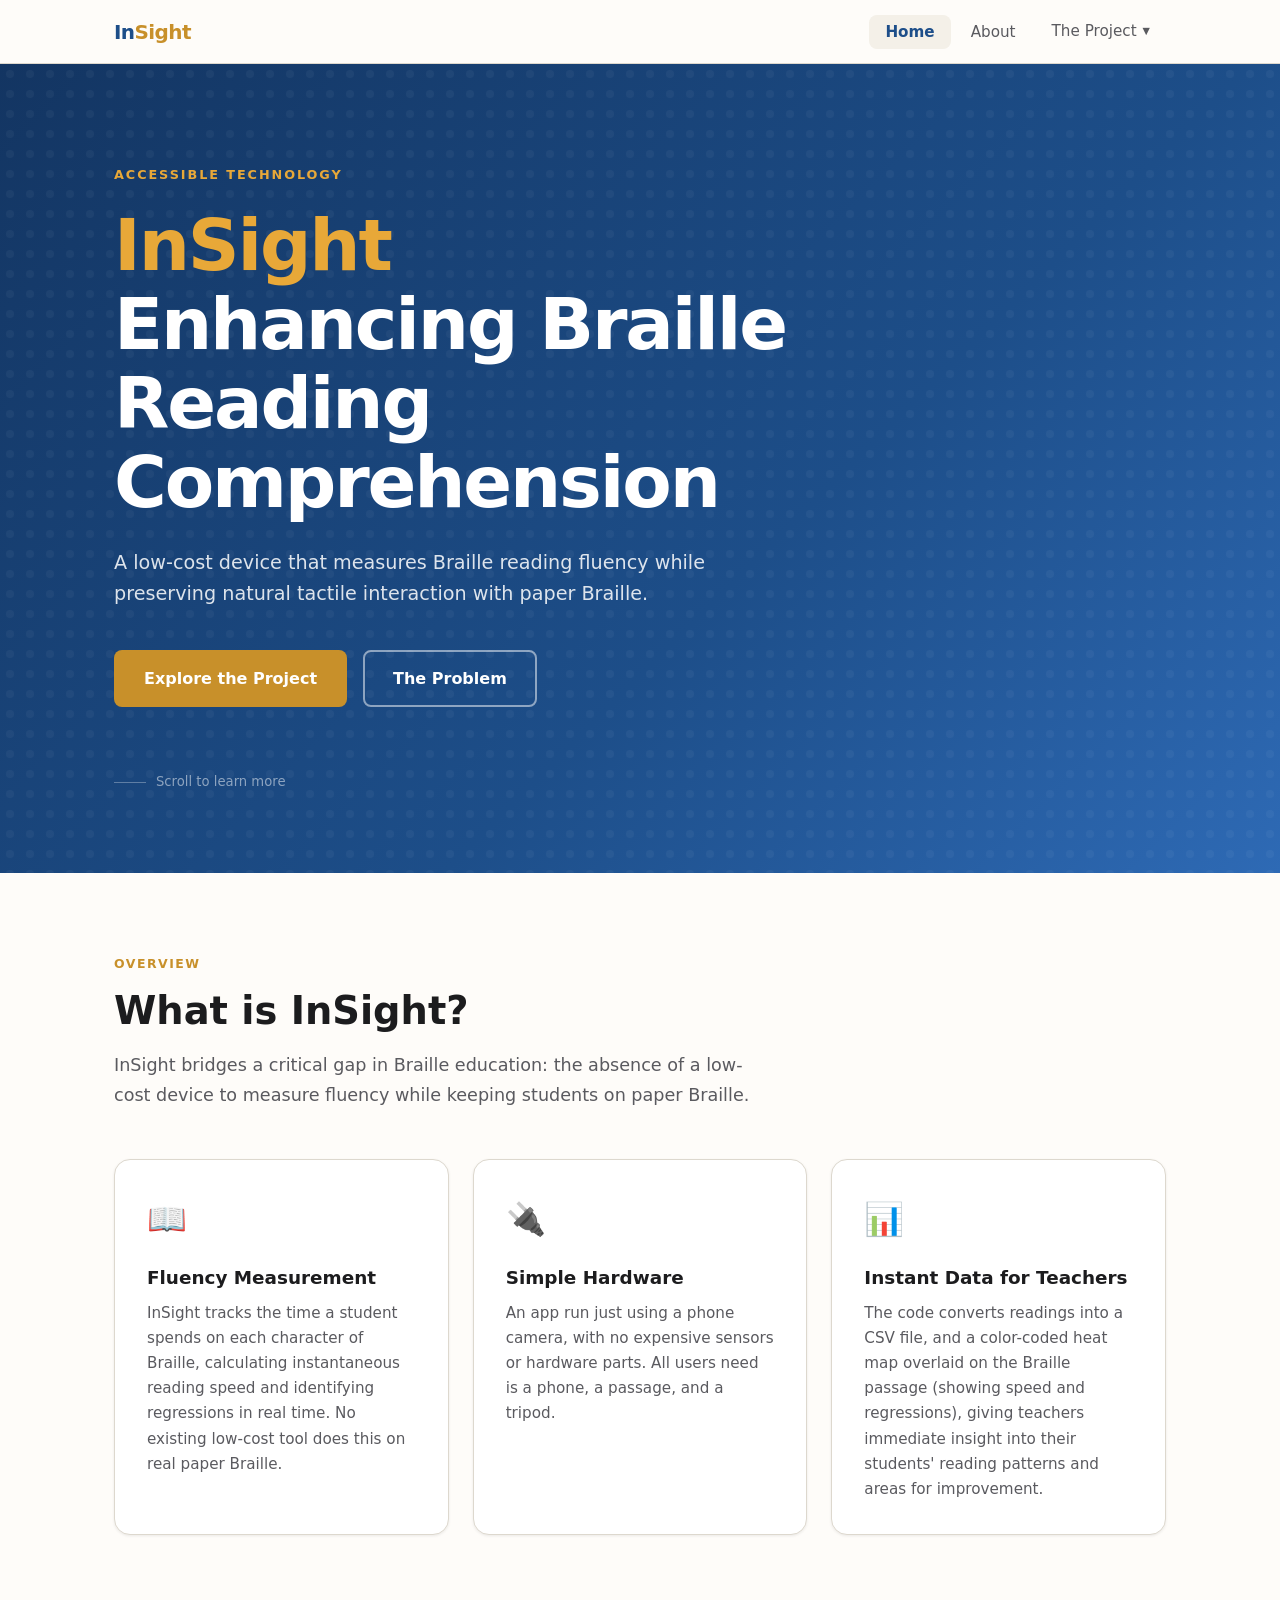
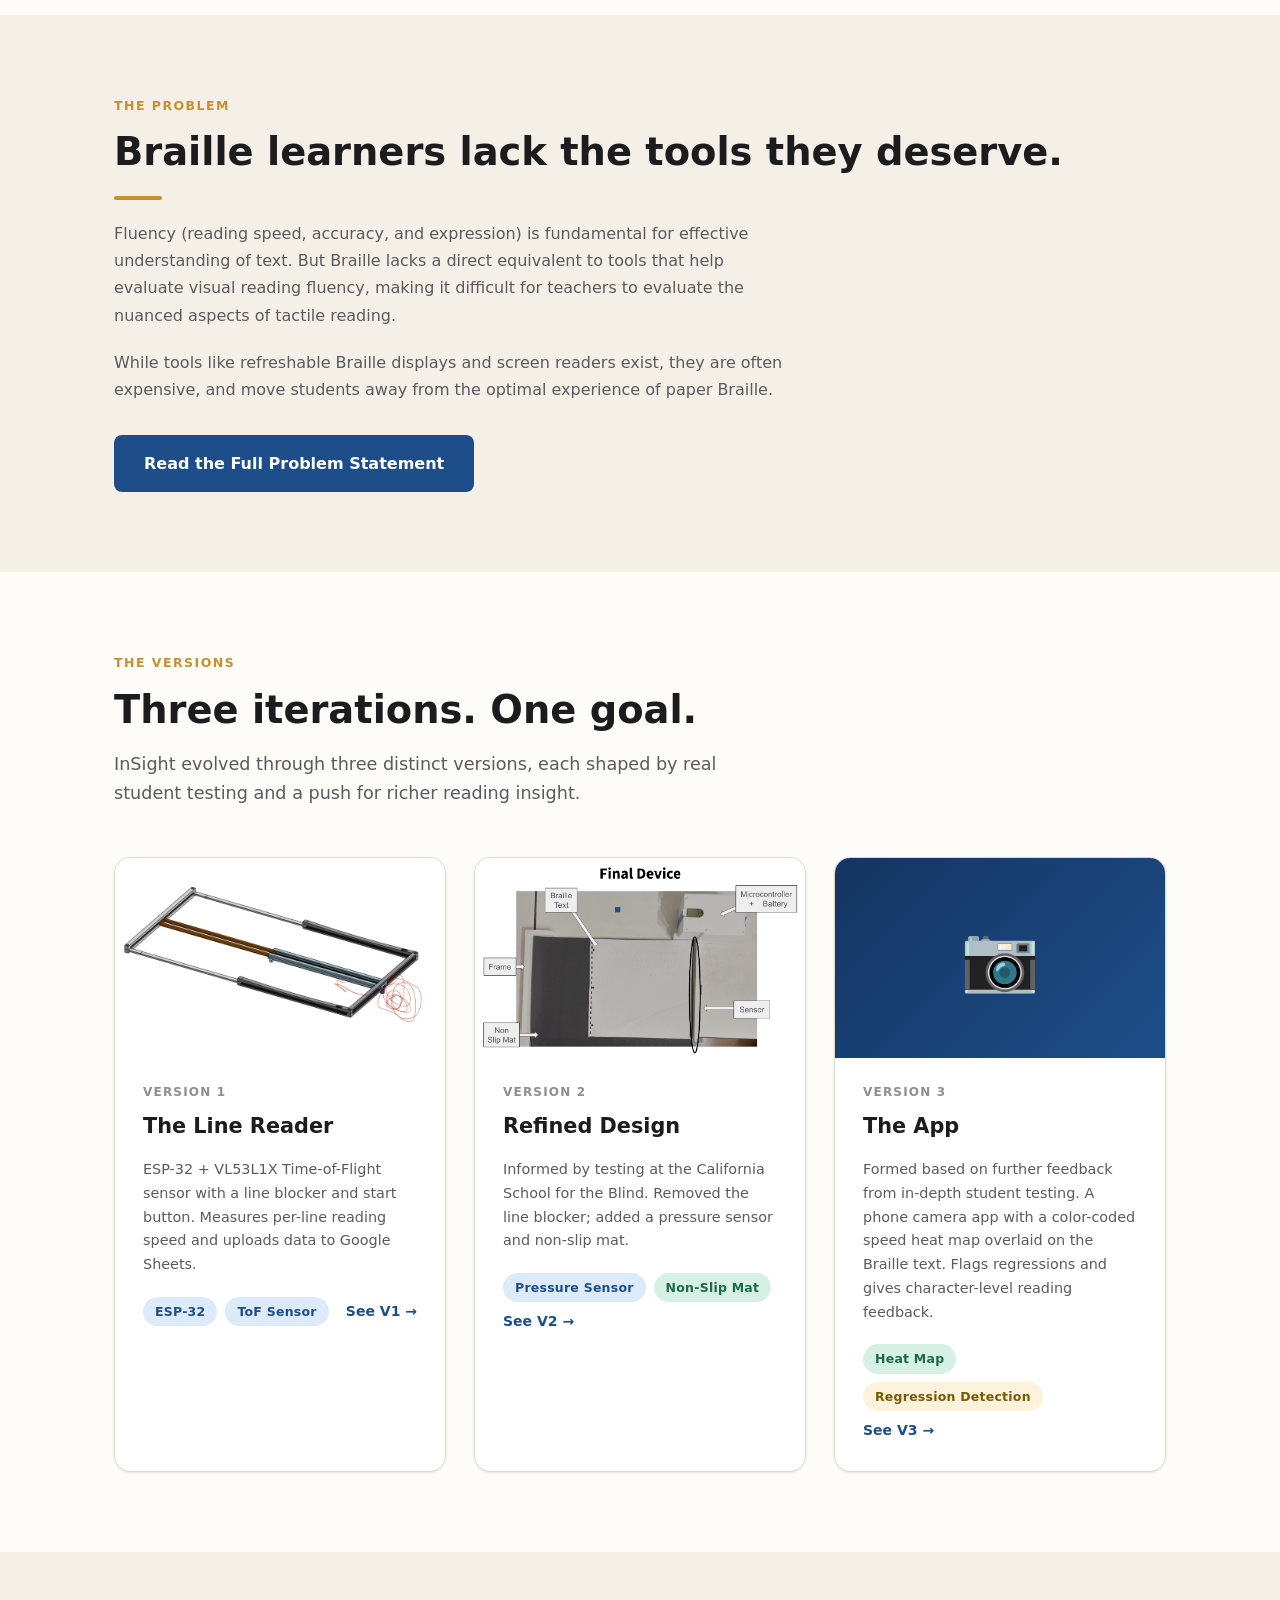
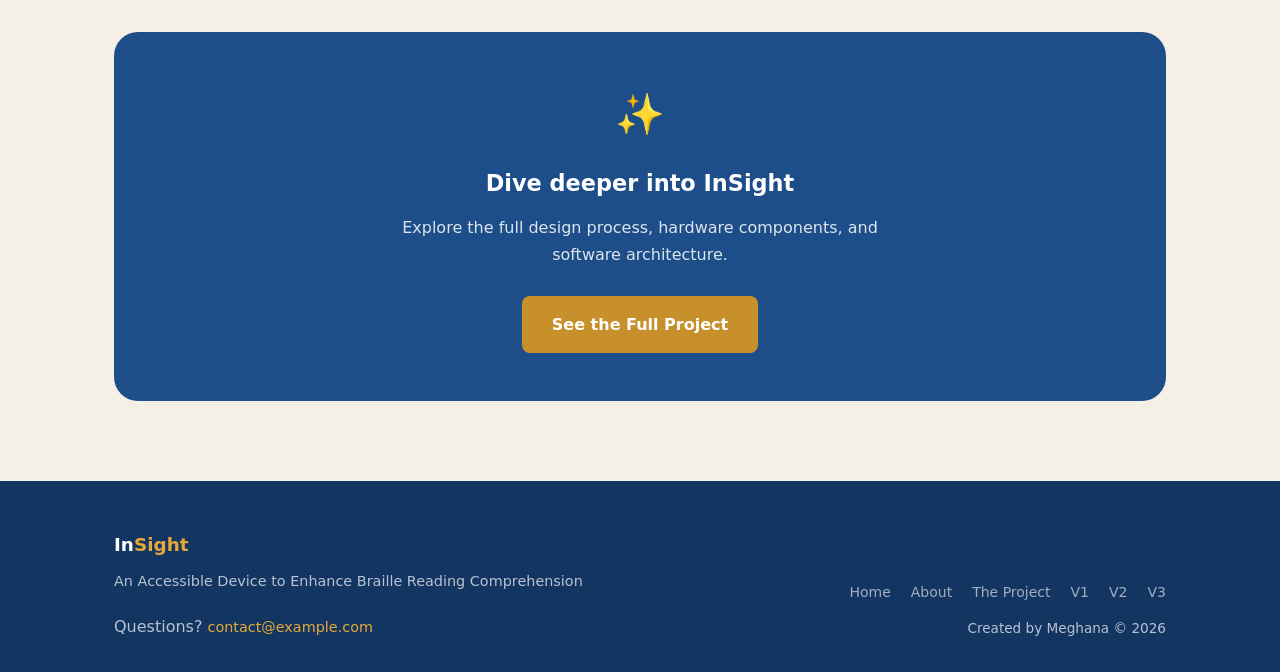
<file: index.html>
<!DOCTYPE html>
<html lang="en">
<head>
  <meta charset="UTF-8" />
  <meta name="viewport" content="width=device-width, initial-scale=1.0" />
  <title>InSight: Accessible Braille Reading Device</title>
  <meta name="description" content="InSight is a low-cost device that measures Braille reading fluency while preserving natural tactile interaction with paper Braille." />
  <link rel="stylesheet" href="styles.css" />
  <style>
    /* Page-specific reveal animations */
    .reveal {
      opacity: 0;
      transform: translateY(24px);
      transition: opacity 0.55s ease, transform 0.55s ease;
    }
    .reveal.visible {
      opacity: 1;
      transform: none;
    }
  </style>
</head>
<body>

  <!-- ── Navbar ──────────────────────────────────────── -->
  <nav class="navbar" role="navigation" aria-label="Main navigation">
    <div class="navbar__inner">
      <a href="index.html" class="navbar__logo">In<span>Sight</span></a>
      <ul class="navbar__links" role="list">
        <li><a href="index.html">Home</a></li>
        <li><a href="about.html">About</a></li>
        <li class="nav-dropdown">
          <a href="project.html" class="nav-dropdown__toggle">The Project <span class="nav-dropdown__arrow">&#9660;</span></a>
          <ul class="nav-dropdown__menu" role="list">
            <li><a href="project.html">Overview</a></li>
            <li><a href="v1.html">Version 1</a></li>
            <li><a href="v2.html">Version 2</a></li>
            <li><a href="v3.html">Version 3</a></li>
          </ul>
        </li>
      </ul>
      <button class="navbar__toggle" aria-label="Toggle menu" aria-expanded="false">
        <span></span><span></span><span></span>
      </button>
    </div>
  </nav>

  <!-- ── Hero ────────────────────────────────────────── -->
  <header class="hero">
    <div class="hero__inner">
      <p class="hero__eyebrow fade-up">Accessible Technology</p>
      <h1 class="hero__title fade-up fade-up--delay-1">
        <em>InSight</em><br>
        Enhancing Braille<br>Reading Comprehension
      </h1>
      <p class="hero__description fade-up fade-up--delay-2">
        A low-cost device that measures Braille reading fluency while
        preserving natural tactile interaction with paper Braille.
      </p>
      <div class="hero__actions fade-up fade-up--delay-3">
        <a href="project.html" class="btn btn-accent">Explore the Project</a>
        <a href="about.html" class="btn btn-outline" style="color:#fff;border-color:rgba(255,255,255,0.5);">The Problem</a>
      </div>
      <div class="hero__scroll">
        <div class="hero__scroll-line"></div>
        <span>Scroll to learn more</span>
      </div>
    </div>
  </header>

  <!-- ── What Is InSight ──────────────────────────────── -->
  <section class="section">
    <div class="container">
      <p class="section-label">Overview</p>
      <h2 class="section-title">What is InSight?</h2>
      <p class="section-subtitle">
        InSight bridges a critical gap in Braille education: the absence of
        a low-cost device to measure fluency while keeping students on paper Braille.
      </p>

      <div class="intro-grid">
        <div class="card reveal">
          <div class="card__icon">📖</div>
          <h3 class="card__title">Fluency Measurement</h3>
          <p class="card__body">
            InSight tracks the time a student spends on each character of Braille,
            calculating instantaneous reading speed and identifying regressions in real time.
            No existing low-cost tool does this on real paper Braille.
          </p>
        </div>

        <div class="card reveal" style="transition-delay:0.1s">
          <div class="card__icon">🔌</div>
          <h3 class="card__title">Simple Hardware</h3>
          <p class="card__body">
            An app run just using a phone camera, with no expensive sensors or hardware parts.
            All users need is a phone, a passage, and a tripod.
          </p>
        </div>

        <div class="card reveal" style="transition-delay:0.2s">
          <div class="card__icon">📊</div>
          <h3 class="card__title">Instant Data for Teachers</h3>
          <p class="card__body">
            The code converts readings into a CSV file, and a color-coded
            heat map overlaid on the Braille passage (showing speed and regressions), 
            giving teachers immediate insight into their students' reading patterns
            and areas for improvement.
          </p>
        </div>
      </div>
    </div>
  </section>

  <!-- ── The Gap ──────────────────────────────────────── -->
  <section class="section section--alt">
    <div class="container">
      <p class="section-label">The Problem</p>
      <h2 class="section-title">Braille learners lack the tools they deserve.</h2>
      <div class="divider"></div>
      <p style="color: var(--color-text-secondary); margin-bottom:20px; max-width:680px;">
        Fluency (reading speed, accuracy, and expression) is fundamental for effective
        understanding of text. But Braille lacks a direct equivalent to tools that
        help evaluate visual reading fluency, making it difficult for teachers to
        evaluate the nuanced aspects of tactile reading.
      </p>
      <p style="color: var(--color-text-secondary); margin-bottom:32px; max-width:680px;">
        While tools like refreshable Braille displays and screen readers exist, they
        are often expensive, and move students away from the optimal experience of
        paper Braille.
      </p>
      <a href="about.html" class="btn btn-primary">Read the Full Problem Statement</a>
    </div>
  </section>

  <!-- ── Version preview ─────────────────────────────── -->
  <section class="section">
    <div class="container">
      <p class="section-label">The Versions</p>
      <h2 class="section-title">Three iterations. One goal.</h2>
      <p class="section-subtitle">
        InSight evolved through three distinct versions, each shaped by real student
        testing and a push for richer reading insight.
      </p>

      <div class="version-cards">
        <a href="v1.html" class="version-card reveal" style="text-decoration:none; color:inherit;">
          <img src="assets/V1_Design.png" alt="Version 1 design" class="version-card__img" />
          <div class="version-card__header">
            <div class="version-card__num">Version 1</div>
            <div class="version-card__title">The Line Reader</div>
          </div>
          <div class="version-card__body">
            ESP-32 + VL53L1X Time-of-Flight sensor with a line blocker and start button.
            Measures per-line reading speed and uploads data to Google Sheets.
          </div>
          <div class="version-card__footer">
            <div class="tag-row" style="margin-top:0;">
              <span class="tag tag--blue">ESP-32</span>
              <span class="tag tag--blue">ToF Sensor</span>
            </div>
            <span style="color:var(--color-primary); font-weight:600; font-size:0.875rem;">See V1 &#8594;</span>
          </div>
        </a>

        <a href="v2.html" class="version-card reveal" style="text-decoration:none; color:inherit; transition-delay:0.1s;">
          <img src="assets/device2_photo.png" alt="Version 2 device" class="version-card__img" />
          <div class="version-card__header">
            <div class="version-card__num">Version 2</div>
            <div class="version-card__title">Refined Design</div>
          </div>
          <div class="version-card__body">
            Informed by testing at the California School for the Blind. Removed the line
            blocker; added a pressure sensor and non-slip mat.
          </div>
          <div class="version-card__footer">
            <div class="tag-row" style="margin-top:0;">
              <span class="tag tag--blue">Pressure Sensor</span>
              <span class="tag tag--green">Non-Slip Mat</span>
            </div>
            <span style="color:var(--color-primary); font-weight:600; font-size:0.875rem;">See V2 &#8594;</span>
          </div>
        </a>

        <a href="v3.html" class="version-card reveal" style="text-decoration:none; color:inherit; transition-delay:0.2s;">
          <div style="height:200px; background:linear-gradient(135deg, var(--color-primary-dark), var(--color-primary)); display:flex; align-items:center; justify-content:center;">
            <span style="font-size:4rem;">&#128247;</span>
          </div>
          <div class="version-card__header">
            <div class="version-card__num">Version 3</div>
            <div class="version-card__title">The App</div>
          </div>
          <div class="version-card__body">
            Formed based on further feedback from in-depth student testing. A phone camera app with a color-coded speed heat map overlaid on the Braille
            text. Flags regressions and gives character-level reading feedback.
          </div>
          <div class="version-card__footer">
            <div class="tag-row" style="margin-top:0;">
              <span class="tag tag--green">Heat Map</span>
              <span class="tag tag--amber">Regression Detection</span>
            </div>
            <span style="color:var(--color-primary); font-weight:600; font-size:0.875rem;">See V3 &#8594;</span>
          </div>
        </a>
      </div>
    </div>
  </section>

  <!-- ── CTA ─────────────────────────────────────────── -->
  <section class="section section--alt">
    <div class="container">
      <div class="callout reveal">
        <div class="callout__icon">&#10024;</div>
        <h2 class="callout__title">Dive deeper into InSight</h2>
        <p class="callout__body">
          Explore the full design process, hardware components, and software architecture.
        </p>
        <a href="project.html" class="btn btn-accent">See the Full Project</a>
      </div>
    </div>
  </section>

  <!-- ── Footer ──────────────────────────────────────── -->
  <footer class="footer">
    <div class="footer__inner">
      <div>
        <div class="footer__logo">In<span>Sight</span></div>
        <p class="footer__tagline">An Accessible Device to Enhance Braille Reading Comprehension</p>
        <p class="footer__contact">
          Questions? <a href="mailto:contact@example.com">contact@example.com</a>
        </p>
      </div>
      <div class="footer__meta">
        <nav class="footer__nav" aria-label="Footer navigation">
          <a href="index.html">Home</a>
          <a href="about.html">About</a>
          <a href="project.html">The Project</a>
          <a href="v1.html">V1</a>
          <a href="v2.html">V2</a>
          <a href="v3.html">V3</a>
        </nav>
        <p>Created by Meghana &copy; 2026</p>
      </div>
    </div>
  </footer>

  <script src="main.js"></script>
</body>
</html>
</file>
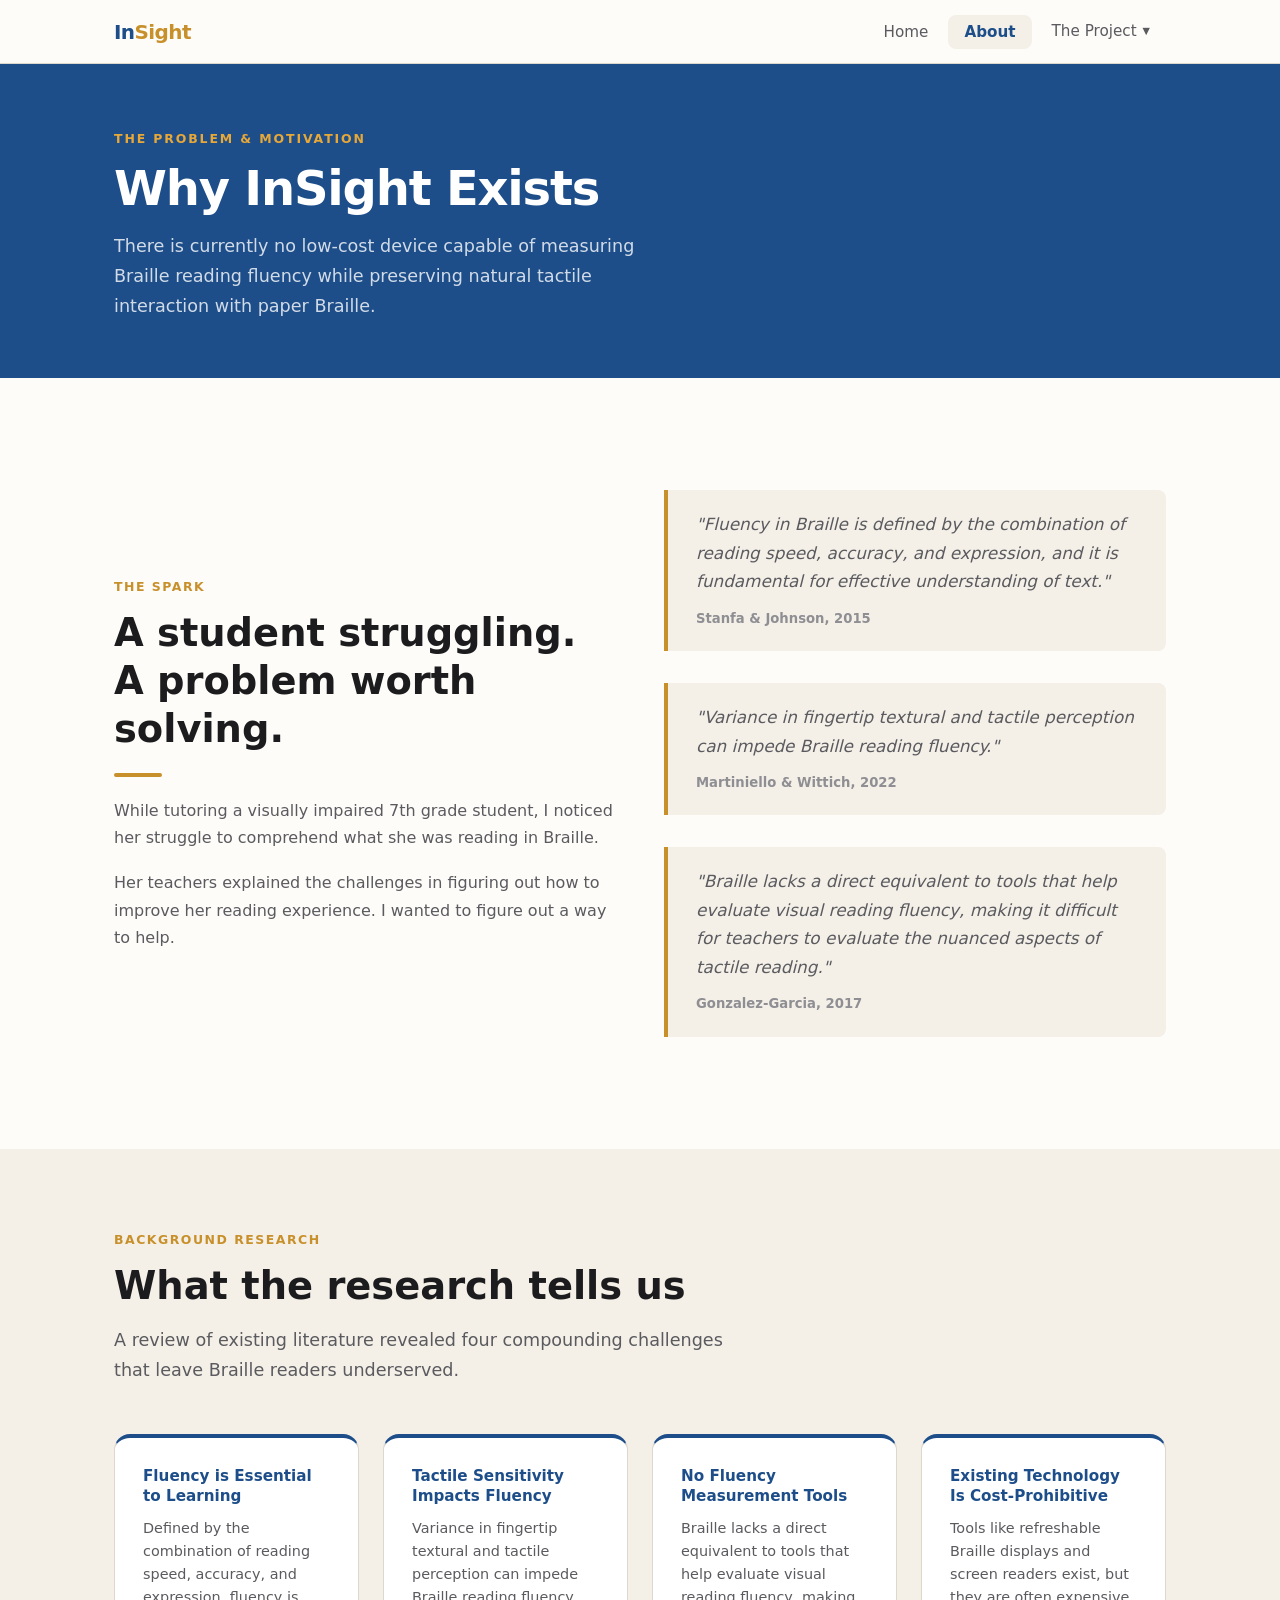
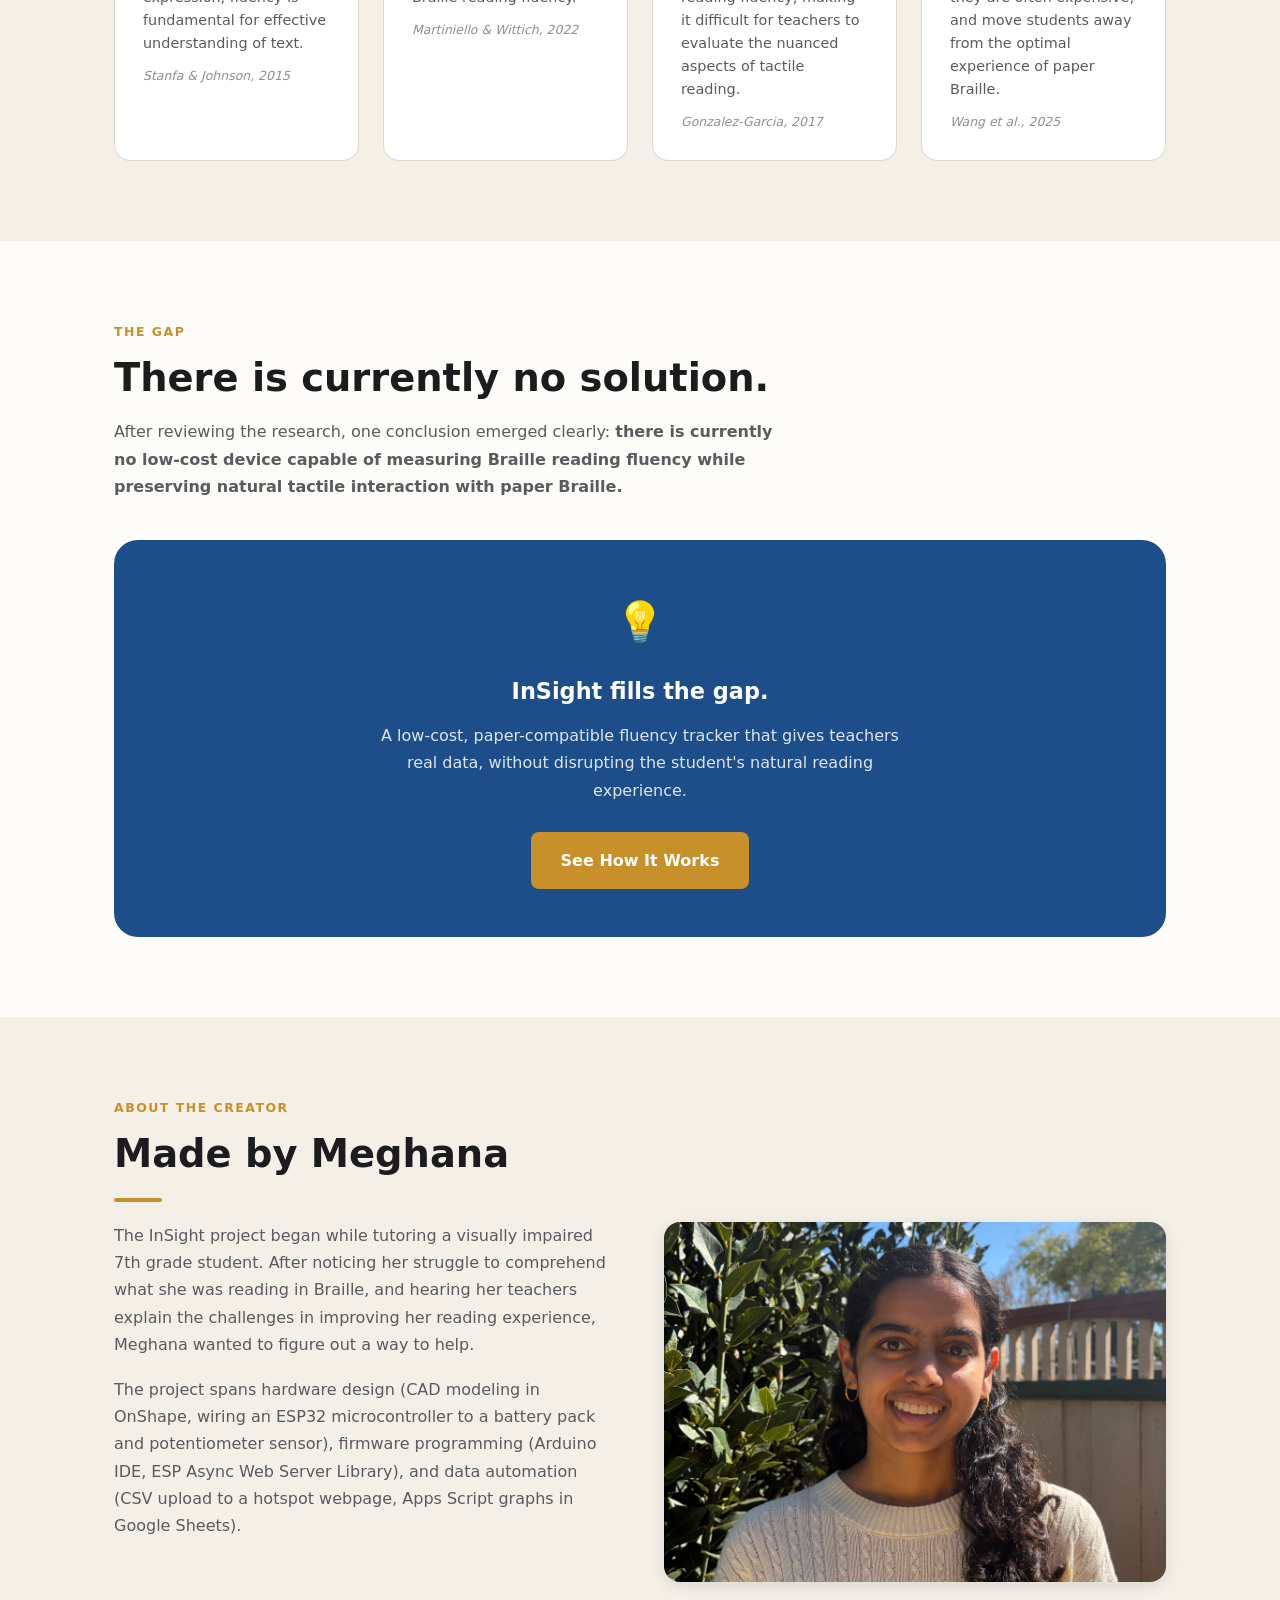
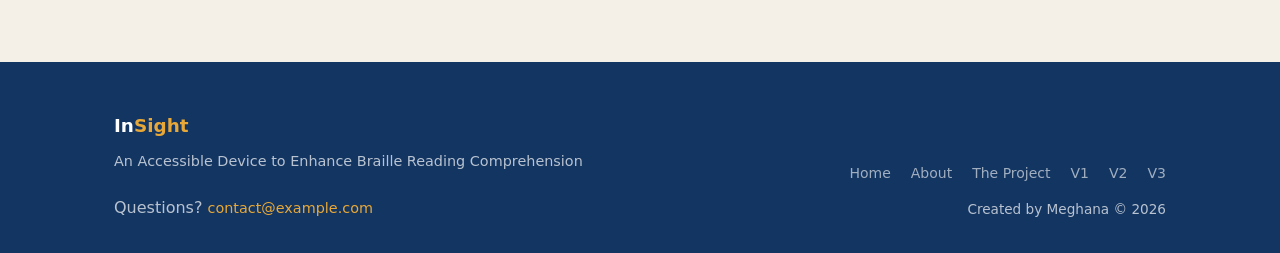
<file: about.html>
<!DOCTYPE html>
<html lang="en">
<head>
  <meta charset="UTF-8" />
  <meta name="viewport" content="width=device-width, initial-scale=1.0" />
  <title>About: InSight</title>
  <meta name="description" content="Learn about the problem InSight was built to solve: the Braille fluency gap facing visually impaired students." />
  <link rel="stylesheet" href="styles.css" />
  <style>
    .reveal {
      opacity: 0;
      transform: translateY(24px);
      transition: opacity 0.55s ease, transform 0.55s ease;
    }
    .reveal.visible {
      opacity: 1;
      transform: none;
    }
  </style>
</head>
<body>

  <!-- ── Navbar ──────────────────────────────────────── -->
  <nav class="navbar" role="navigation" aria-label="Main navigation">
    <div class="navbar__inner">
      <a href="index.html" class="navbar__logo">In<span>Sight</span></a>
      <ul class="navbar__links" role="list">
        <li><a href="index.html">Home</a></li>
        <li><a href="about.html">About</a></li>
        <li class="nav-dropdown">
          <a href="project.html" class="nav-dropdown__toggle">The Project <span class="nav-dropdown__arrow">&#9660;</span></a>
          <ul class="nav-dropdown__menu" role="list">
            <li><a href="project.html">Overview</a></li>
            <li><a href="v1.html">Version 1</a></li>
            <li><a href="v2.html">Version 2</a></li>
            <li><a href="v3.html">Version 3</a></li>
          </ul>
        </li>
      </ul>
      <button class="navbar__toggle" aria-label="Toggle menu" aria-expanded="false">
        <span></span><span></span><span></span>
      </button>
    </div>
  </nav>

  <!-- ── Page Hero ───────────────────────────────────── -->
  <header class="page-hero">
    <div class="container">
      <p class="page-hero__label">The Problem &amp; Motivation</p>
      <h1 class="page-hero__title">Why InSight Exists</h1>
      <p class="page-hero__subtitle">
        There is currently no low-cost device capable of measuring Braille reading
        fluency while preserving natural tactile interaction with paper Braille.
      </p>
    </div>
  </header>

  <!-- ── Origin Story ────────────────────────────────── -->
  <section class="section">
    <div class="container">
      <div class="two-col">
        <div>
          <p class="section-label">The Spark</p>
          <h2 class="section-title">A student struggling. A problem worth solving.</h2>
          <div class="divider"></div>
          <p style="color:var(--color-text-secondary); margin-bottom:18px;">
            While tutoring a visually impaired 7th grade student, I noticed her
            struggle to comprehend what she was reading in Braille.
          </p>
          <p style="color:var(--color-text-secondary);">
            Her teachers explained the challenges in figuring out how to improve
            her reading experience. I wanted to figure out a way to help.
          </p>
        </div>

        <div class="reveal">
          <div class="quote-block">
            <p>
              "Fluency in Braille is defined by the combination of reading speed,
              accuracy, and expression, and it is fundamental for effective
              understanding of text."
            </p>
            <cite>Stanfa &amp; Johnson, 2015</cite>
          </div>
          <div class="quote-block">
            <p>
              "Variance in fingertip textural and tactile perception can impede
              Braille reading fluency."
            </p>
            <cite>Martiniello &amp; Wittich, 2022</cite>
          </div>
          <div class="quote-block">
            <p>
              "Braille lacks a direct equivalent to tools that help evaluate
              visual reading fluency, making it difficult for teachers to evaluate
              the nuanced aspects of tactile reading."
            </p>
            <cite>Gonzalez-Garcia, 2017</cite>
          </div>
        </div>
      </div>
    </div>
  </section>

  <!-- ── Research Findings ────────────────────────────── -->
  <section class="section section--alt">
    <div class="container">
      <p class="section-label">Background Research</p>
      <h2 class="section-title">What the research tells us</h2>
      <p class="section-subtitle">
        A review of existing literature revealed four compounding challenges
        that leave Braille readers underserved.
      </p>

      <div class="findings-grid">
        <div class="finding reveal">
          <div class="finding__heading">Fluency is Essential to Learning</div>
          <p class="finding__body">
            Defined by the combination of reading speed, accuracy, and expression,
            fluency is fundamental for effective understanding of text.
          </p>
          <span class="finding__cite">Stanfa &amp; Johnson, 2015</span>
        </div>

        <div class="finding reveal" style="transition-delay:0.1s">
          <div class="finding__heading">Tactile Sensitivity Impacts Fluency</div>
          <p class="finding__body">
            Variance in fingertip textural and tactile perception can impede
            Braille reading fluency.
          </p>
          <span class="finding__cite">Martiniello &amp; Wittich, 2022</span>
        </div>

        <div class="finding reveal" style="transition-delay:0.2s">
          <div class="finding__heading">No Fluency Measurement Tools</div>
          <p class="finding__body">
            Braille lacks a direct equivalent to tools that help evaluate visual
            reading fluency, making it difficult for teachers to evaluate the
            nuanced aspects of tactile reading.
          </p>
          <span class="finding__cite">Gonzalez-Garcia, 2017</span>
        </div>

        <div class="finding reveal" style="transition-delay:0.3s">
          <div class="finding__heading">Existing Technology Is Cost-Prohibitive</div>
          <p class="finding__body">
            Tools like refreshable Braille displays and screen readers exist, but
            they are often expensive, and move students away from the optimal
            experience of paper Braille.
          </p>
          <span class="finding__cite">Wang et al., 2025</span>
        </div>
      </div>
    </div>
  </section>

  <!-- ── Conclusion ───────────────────────────────────── -->
  <section class="section">
    <div class="container">
      <p class="section-label">The Gap</p>
      <h2 class="section-title">There is currently no solution.</h2>
      <p style="color:var(--color-text-secondary); max-width:680px; margin-bottom:40px;">
        After reviewing the research, one conclusion emerged clearly: <strong>there is
        currently no low-cost device capable of measuring Braille reading fluency while
        preserving natural tactile interaction with paper Braille.</strong>
      </p>
      <div class="callout reveal">
        <div class="callout__icon">&#128161;</div>
        <h2 class="callout__title">InSight fills the gap.</h2>
        <p class="callout__body">
          A low-cost, paper-compatible fluency tracker that gives teachers
          real data, without disrupting the student's natural reading experience.
        </p>
        <a href="project.html" class="btn btn-accent">See How It Works</a>
      </div>
    </div>
  </section>

  <!-- ── Creator ──────────────────────────────────────── -->
  <section class="section section--alt">
    <div class="container">
      <p class="section-label">About the Creator</p>
      <h2 class="section-title">Made by Meghana</h2>
      <div class="divider"></div>
      <div class="two-col" style="align-items:start;">
        <div>
          <p style="color:var(--color-text-secondary); margin-bottom:18px;">
            The InSight project began while tutoring a visually impaired 7th grade
            student. After noticing her struggle to comprehend what she was reading
            in Braille, and hearing her teachers explain the challenges in improving
            her reading experience, Meghana wanted to figure out a way to help.
          </p>
          <p style="color:var(--color-text-secondary);">
            The project spans hardware design (CAD modeling in OnShape, wiring an
            ESP32 microcontroller to a battery pack and potentiometer sensor),
            firmware programming (Arduino IDE, ESP Async Web Server Library), and
            data automation (CSV upload to a hotspot webpage, Apps Script graphs
            in Google Sheets).
          </p>
        </div>

        <div class="reveal">
          <img src="assets/Meghana.jpeg" alt="Meghana, creator of InSight" class="creator-photo" />
        </div>
      </div>
    </div>
  </section>

  <!-- ── Footer ──────────────────────────────────────── -->
  <footer class="footer">
    <div class="footer__inner">
      <div>
        <div class="footer__logo">In<span>Sight</span></div>
        <p class="footer__tagline">An Accessible Device to Enhance Braille Reading Comprehension</p>
        <p class="footer__contact">
          Questions? <a href="mailto:contact@example.com">contact@example.com</a>
        </p>
      </div>
      <div class="footer__meta">
        <nav class="footer__nav" aria-label="Footer navigation">
          <a href="index.html">Home</a>
          <a href="about.html">About</a>
          <a href="project.html">The Project</a>
          <a href="v1.html">V1</a>
          <a href="v2.html">V2</a>
          <a href="v3.html">V3</a>
        </nav>
        <p>Created by Meghana &copy; 2026</p>
      </div>
    </div>
  </footer>

  <script src="main.js"></script>
</body>
</html>
</file>
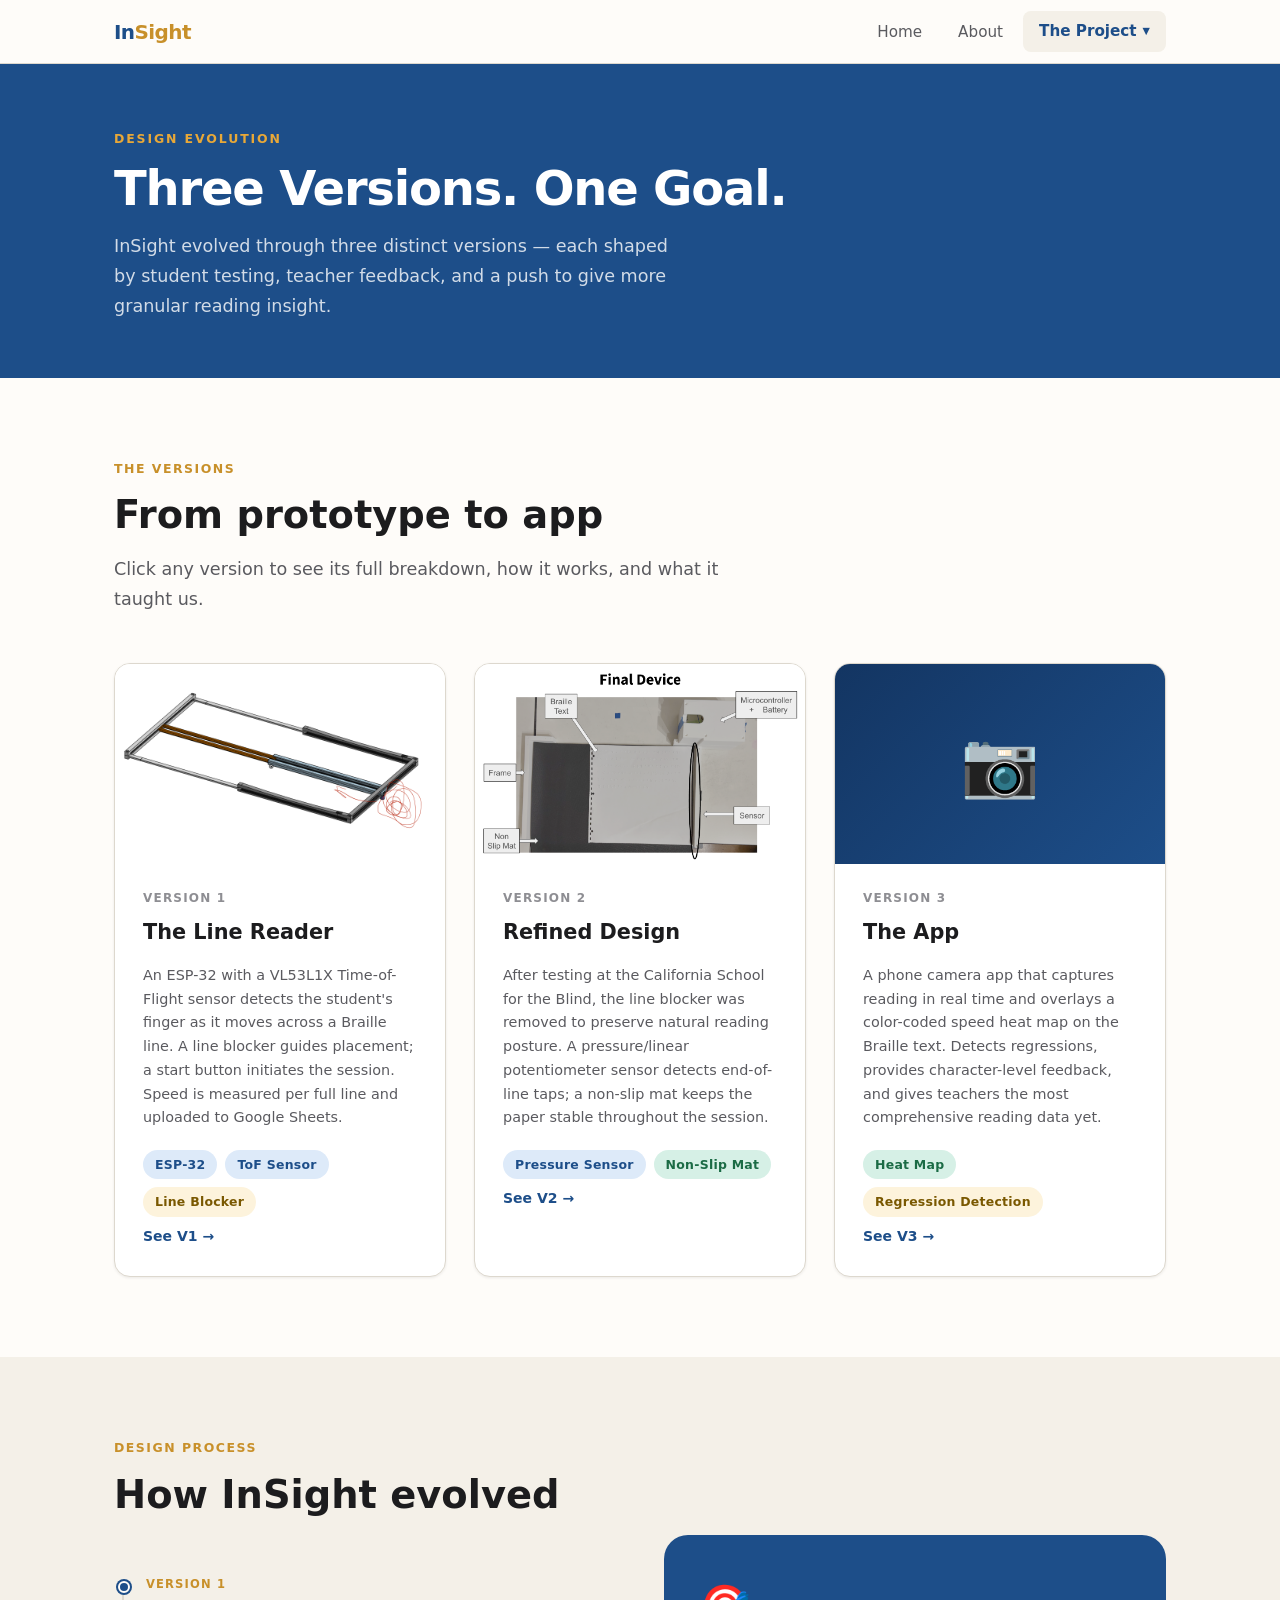
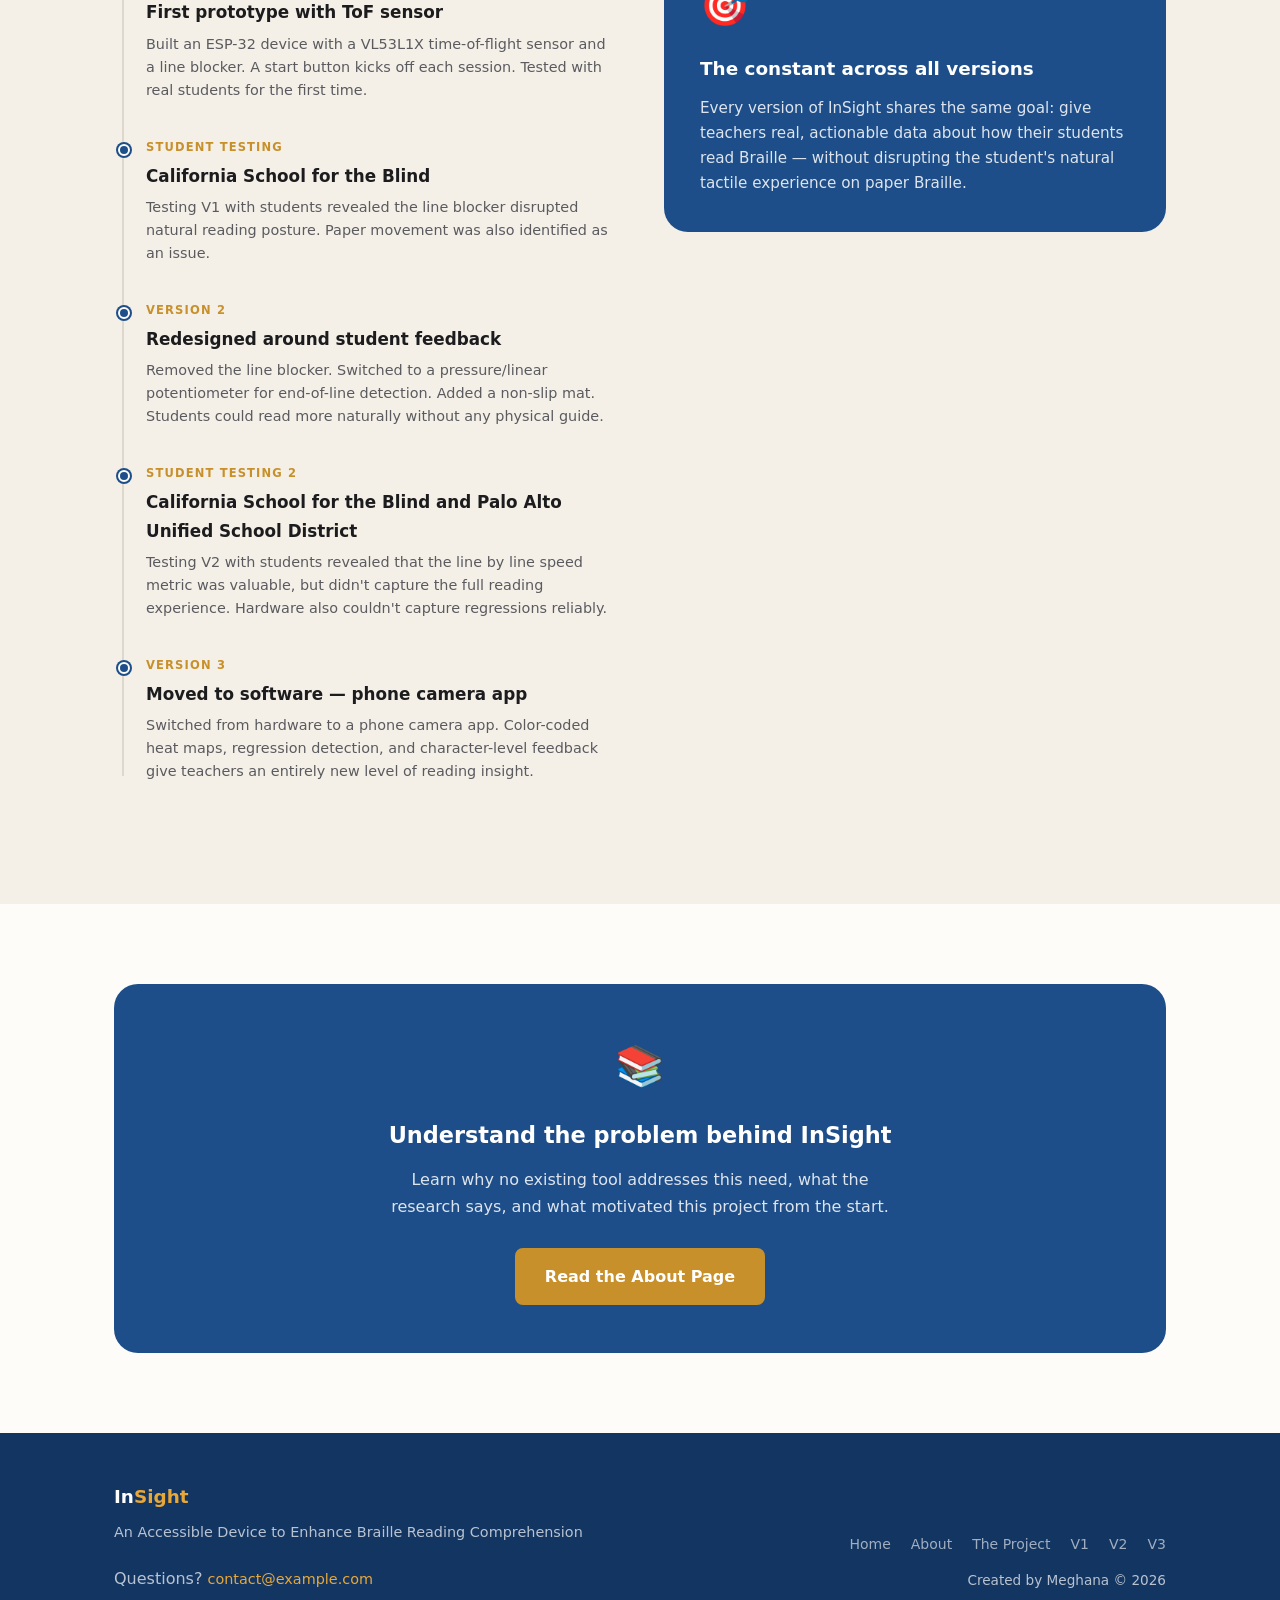
<file: project.html>
<!DOCTYPE html>
<html lang="en">
<head>
  <meta charset="UTF-8" />
  <meta name="viewport" content="width=device-width, initial-scale=1.0" />
  <title>The Project: InSight</title>
  <meta name="description" content="InSight design evolution: three versions of a Braille reading fluency tool, from a hardware device to a phone-camera app." />
  <link rel="stylesheet" href="styles.css" />
  <style>
    .reveal {
      opacity: 0;
      transform: translateY(24px);
      transition: opacity 0.55s ease, transform 0.55s ease;
    }
    .reveal.visible {
      opacity: 1;
      transform: none;
    }
  </style>
</head>
<body>

  <!-- ── Navbar ──────────────────────────────────────── -->
  <nav class="navbar" role="navigation" aria-label="Main navigation">
    <div class="navbar__inner">
      <a href="index.html" class="navbar__logo">In<span>Sight</span></a>
      <ul class="navbar__links" role="list">
        <li><a href="index.html">Home</a></li>
        <li><a href="about.html">About</a></li>
        <li class="nav-dropdown">
          <a href="project.html" class="nav-dropdown__toggle">The Project <span class="nav-dropdown__arrow">&#9660;</span></a>
          <ul class="nav-dropdown__menu" role="list">
            <li><a href="project.html">Overview</a></li>
            <li><a href="v1.html">Version 1</a></li>
            <li><a href="v2.html">Version 2</a></li>
            <li><a href="v3.html">Version 3</a></li>
          </ul>
        </li>
      </ul>
      <button class="navbar__toggle" aria-label="Toggle menu" aria-expanded="false">
        <span></span><span></span><span></span>
      </button>
    </div>
  </nav>

  <!-- ── Page Hero ───────────────────────────────────── -->
  <header class="page-hero">
    <div class="container">
      <p class="page-hero__label">Design Evolution</p>
      <h1 class="page-hero__title">Three Versions. One Goal.</h1>
      <p class="page-hero__subtitle">
        InSight evolved through three distinct versions — each shaped by student
        testing, teacher feedback, and a push to give more granular reading insight.
      </p>
    </div>
  </header>

  <!-- ── Version Cards ────────────────────────────────── -->
  <section class="section">
    <div class="container">
      <p class="section-label">The Versions</p>
      <h2 class="section-title">From prototype to app</h2>
      <p class="section-subtitle">
        Click any version to see its full breakdown, how it works,
        and what it taught us.
      </p>

      <div class="version-cards">

        <!-- V1 -->
        <a href="v1.html" class="version-card reveal" style="text-decoration:none; color:inherit;">
          <img src="assets/V1_Design.png" alt="Version 1 design diagram" class="version-card__img" />
          <div class="version-card__header">
            <div class="version-card__num">Version 1</div>
            <div class="version-card__title">The Line Reader</div>
          </div>
          <div class="version-card__body">
            An ESP-32 with a VL53L1X Time-of-Flight sensor detects the student's
            finger as it moves across a Braille line. A line blocker guides placement;
            a start button initiates the session. Speed is measured per full line and
            uploaded to Google Sheets.
          </div>
          <div class="version-card__footer">
            <div class="tag-row" style="margin-top:0;">
              <span class="tag tag--blue">ESP-32</span>
              <span class="tag tag--blue">ToF Sensor</span>
              <span class="tag tag--amber">Line Blocker</span>
            </div>
            <span style="color:var(--color-primary); font-weight:600; font-size:0.875rem; white-space:nowrap;">See V1 &#8594;</span>
          </div>
        </a>

        <!-- V2 -->
        <a href="v2.html" class="version-card reveal" style="text-decoration:none; color:inherit; transition-delay:0.1s;">
          <img src="assets/device2_photo.png" alt="Version 2 device photo" class="version-card__img" />
          <div class="version-card__header">
            <div class="version-card__num">Version 2</div>
            <div class="version-card__title">Refined Design</div>
          </div>
          <div class="version-card__body">
            After testing at the California School for the Blind, the line blocker
            was removed to preserve natural reading posture. A pressure/linear
            potentiometer sensor detects end-of-line taps; a non-slip mat keeps
            the paper stable throughout the session.
          </div>
          <div class="version-card__footer">
            <div class="tag-row" style="margin-top:0;">
              <span class="tag tag--blue">Pressure Sensor</span>
              <span class="tag tag--green">Non-Slip Mat</span>
            </div>
            <span style="color:var(--color-primary); font-weight:600; font-size:0.875rem; white-space:nowrap;">See V2 &#8594;</span>
          </div>
        </a>

        <!-- V3 -->
        <a href="v3.html" class="version-card reveal" style="text-decoration:none; color:inherit; transition-delay:0.2s;">
          <div style="height:200px; background:linear-gradient(135deg, var(--color-primary-dark), var(--color-primary)); display:flex; align-items:center; justify-content:center;">
            <span style="font-size:4rem;">&#128247;</span>
          </div>
          <div class="version-card__header">
            <div class="version-card__num">Version 3</div>
            <div class="version-card__title">The App</div>
          </div>
          <div class="version-card__body">
            A phone camera app that captures reading in real time and overlays a
            color-coded speed heat map on the Braille text. Detects regressions,
            provides character-level feedback, and gives teachers the most
            comprehensive reading data yet.
          </div>
          <div class="version-card__footer">
            <div class="tag-row" style="margin-top:0;">
              <span class="tag tag--green">Heat Map</span>
              <span class="tag tag--amber">Regression Detection</span>
            </div>
            <span style="color:var(--color-primary); font-weight:600; font-size:0.875rem; white-space:nowrap;">See V3 &#8594;</span>
          </div>
        </a>

      </div>
    </div>
  </section>

  <!-- ── Design Evolution Timeline ───────────────────── -->
  <section class="section section--alt">
    <div class="container">
      <p class="section-label">Design Process</p>
      <h2 class="section-title">How InSight evolved</h2>

      <div class="two-col" style="align-items:start;">
        <div class="timeline reveal">
          <div class="timeline__item">
            <div class="timeline__label">Version 1</div>
            <div class="timeline__title">First prototype with ToF sensor</div>
            <p class="timeline__body">
              Built an ESP-32 device with a VL53L1X time-of-flight sensor and a
              line blocker. A start button kicks off each session. Tested with
              real students for the first time.
            </p>
          </div>
          <div class="timeline__item">
            <div class="timeline__label">Student Testing</div>
            <div class="timeline__title">California School for the Blind</div>
            <p class="timeline__body">
              Testing V1 with students revealed the line blocker disrupted natural
              reading posture. Paper movement was also identified as an issue.
            </p>
          </div>
          <div class="timeline__item">
            <div class="timeline__label">Version 2</div>
            <div class="timeline__title">Redesigned around student feedback</div>
            <p class="timeline__body">
              Removed the line blocker. Switched to a pressure/linear potentiometer
              for end-of-line detection. Added a non-slip mat. Students could
              read more naturally without any physical guide.
            </p>
          </div>
          <div class="timeline__item">
            <div class="timeline__label">Student Testing 2</div>
            <p class="timeline__title">
              California School for the Blind 
              and Palo Alto Unified School District</p>
            <p class="timeline__body">
              Testing V2 with students revealed that the line by line speed 
              metric was valuable, but didn't capture the full reading experience. 
              Hardware also couldn't capture regressions reliably.
            </p>
          </div>
          <div class="timeline__item">
            <div class="timeline__label">Version 3</div>
            <div class="timeline__title">Moved to software — phone camera app</div>
            <p class="timeline__body">
              Switched from hardware to a phone camera app. Color-coded heat maps,
              regression detection, and character-level feedback give teachers an
              entirely new level of reading insight.
            </p>
          </div>
        </div>

        <div class="reveal">
          <div class="callout" style="text-align:left; padding:36px;">
            <div class="callout__icon" style="text-align:left; margin-bottom:14px;">&#127919;</div>
            <h3 style="font-size:1.15rem; font-weight:700; color:#fff; margin-bottom:12px;">The constant across all versions</h3>
            <p style="color:rgba(255,255,255,0.85); font-size:0.95rem; line-height:1.65; margin-bottom:0;">
              Every version of InSight shares the same goal: give teachers
              real, actionable data about how their students read Braille —
              without disrupting the student's natural tactile experience on
              paper Braille.
            </p>
          </div>
        </div>
      </div>
    </div>
  </section>

  <!-- ── CTA ──────────────────────────────────────────── -->
  <section class="section">
    <div class="container">
      <div class="callout reveal">
        <div class="callout__icon">&#128218;</div>
        <h2 class="callout__title">Understand the problem behind InSight</h2>
        <p class="callout__body">
          Learn why no existing tool addresses this need, what the research says,
          and what motivated this project from the start.
        </p>
        <a href="about.html" class="btn btn-accent">Read the About Page</a>
      </div>
    </div>
  </section>

  <!-- ── Footer ──────────────────────────────────────── -->
  <footer class="footer">
    <div class="footer__inner">
      <div>
        <div class="footer__logo">In<span>Sight</span></div>
        <p class="footer__tagline">An Accessible Device to Enhance Braille Reading Comprehension</p>
        <p class="footer__contact">
          Questions? <a href="mailto:contact@example.com">contact@example.com</a>
        </p>
      </div>
      <div class="footer__meta">
        <nav class="footer__nav" aria-label="Footer navigation">
          <a href="index.html">Home</a>
          <a href="about.html">About</a>
          <a href="project.html">The Project</a>
          <a href="v1.html">V1</a>
          <a href="v2.html">V2</a>
          <a href="v3.html">V3</a>
        </nav>
        <p>Created by Meghana &copy; 2026</p>
      </div>
    </div>
  </footer>

  <script src="main.js"></script>
</body>
</html>
</file>
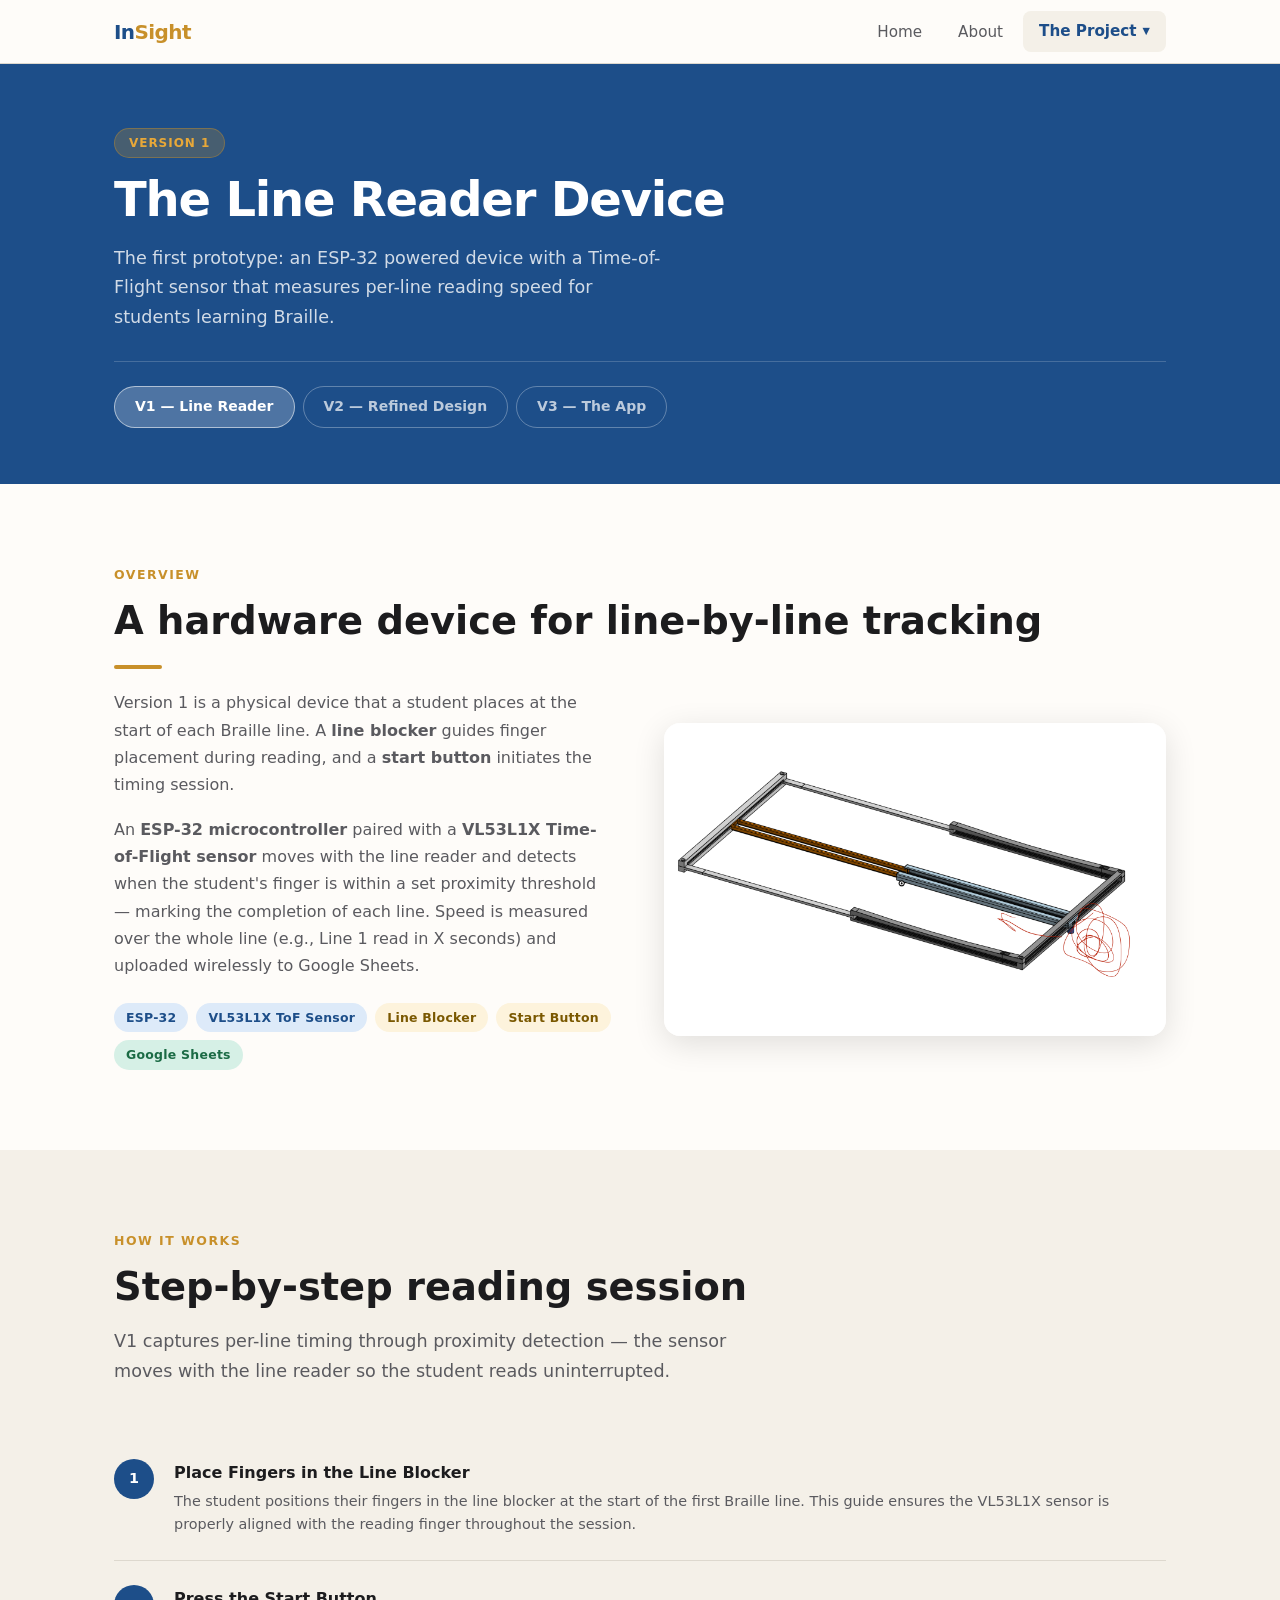
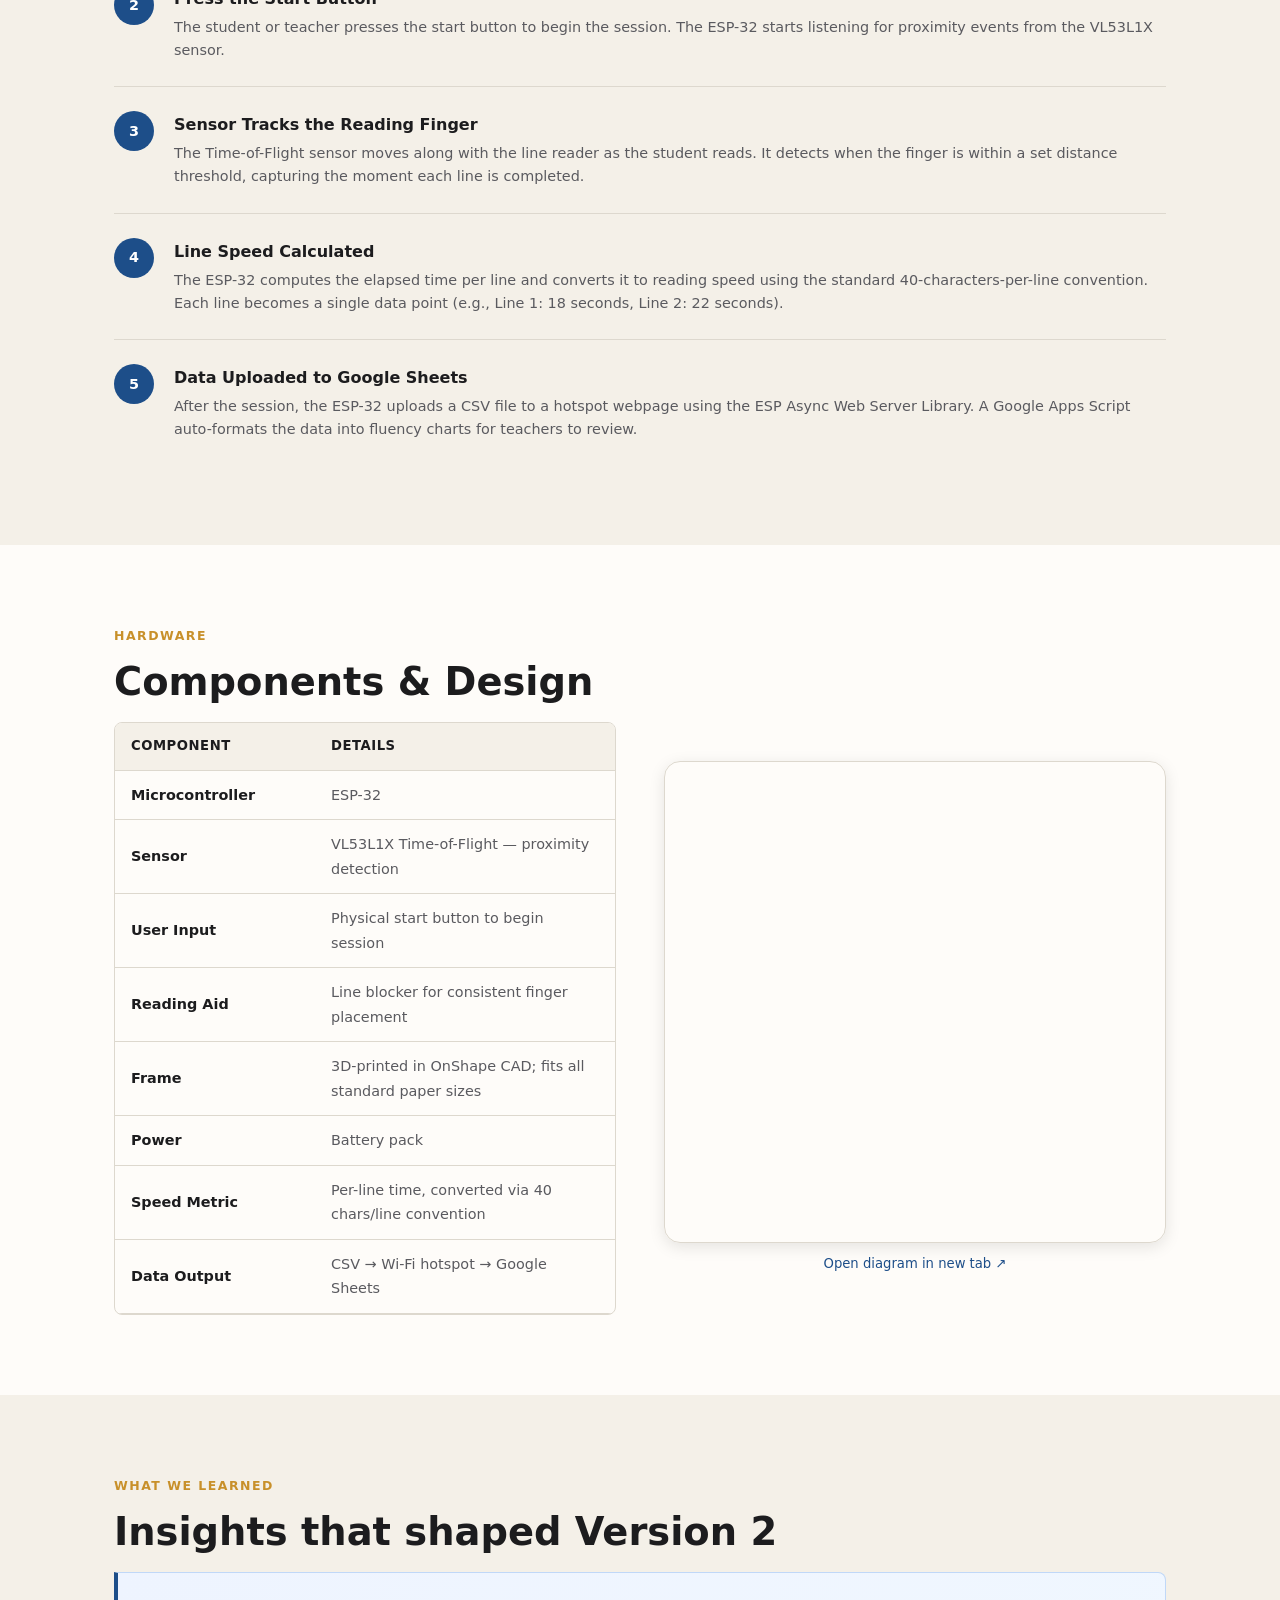
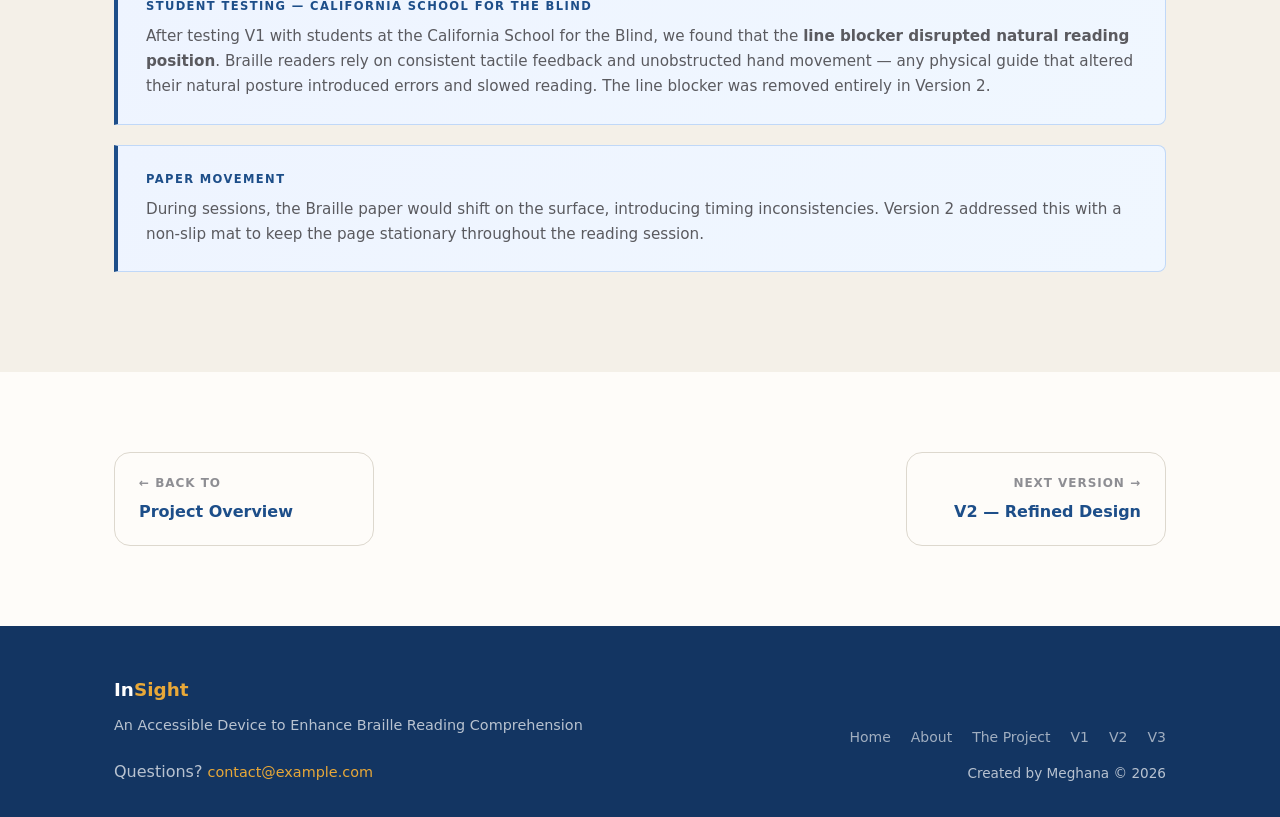
<file: v1.html>
<!DOCTYPE html>
<html lang="en">
<head>
  <meta charset="UTF-8" />
  <meta name="viewport" content="width=device-width, initial-scale=1.0" />
  <title>Version 1: InSight</title>
  <meta name="description" content="InSight V1 — the original line reader device using an ESP-32 and VL53L1X Time-of-Flight sensor to measure Braille reading speed line by line." />
  <link rel="stylesheet" href="styles.css" />
  <style>
    .reveal {
      opacity: 0;
      transform: translateY(24px);
      transition: opacity 0.55s ease, transform 0.55s ease;
    }
    .reveal.visible {
      opacity: 1;
      transform: none;
    }
    .anchor {
      scroll-margin-top: calc(var(--nav-height) + 16px);
    }
  </style>
</head>
<body>

  <!-- ── Navbar ──────────────────────────────────────── -->
  <nav class="navbar" role="navigation" aria-label="Main navigation">
    <div class="navbar__inner">
      <a href="index.html" class="navbar__logo">In<span>Sight</span></a>
      <ul class="navbar__links" role="list">
        <li><a href="index.html">Home</a></li>
        <li><a href="about.html">About</a></li>
        <li class="nav-dropdown">
          <a href="project.html" class="nav-dropdown__toggle">The Project <span class="nav-dropdown__arrow">&#9660;</span></a>
          <ul class="nav-dropdown__menu" role="list">
            <li><a href="project.html">Overview</a></li>
            <li><a href="v1.html">Version 1</a></li>
            <li><a href="v2.html">Version 2</a></li>
            <li><a href="v3.html">Version 3</a></li>
          </ul>
        </li>
      </ul>
      <button class="navbar__toggle" aria-label="Toggle menu" aria-expanded="false">
        <span></span><span></span><span></span>
      </button>
    </div>
  </nav>

  <!-- ── Page Hero ───────────────────────────────────── -->
  <header class="page-hero">
    <div class="container">
      <div class="version-badge version-badge--v1">Version 1</div>
      <h1 class="page-hero__title">The Line Reader Device</h1>
      <p class="page-hero__subtitle">
        The first prototype: an ESP-32 powered device with a Time-of-Flight sensor
        that measures per-line reading speed for students learning Braille.
      </p>
      <nav class="version-nav" aria-label="Version navigation">
        <span class="version-nav__item active">V1 — Line Reader</span>
        <a href="v2.html" class="version-nav__item">V2 — Refined Design</a>
        <a href="v3.html" class="version-nav__item">V3 — The App</a>
      </nav>
    </div>
  </header>

  <!-- ── Overview ────────────────────────────────────── -->
  <section class="section">
    <div class="container">
      <p class="section-label">Overview</p>
      <h2 class="section-title">A hardware device for line-by-line tracking</h2>
      <div class="divider"></div>

      <div class="two-col">
        <div>
          <p style="color:var(--color-text-secondary); margin-bottom:18px;">
            Version 1 is a physical device that a student places at the start of each
            Braille line. A <strong>line blocker</strong> guides finger placement during
            reading, and a <strong>start button</strong> initiates the timing session.
          </p>
          <p style="color:var(--color-text-secondary); margin-bottom:24px;">
            An <strong>ESP-32 microcontroller</strong> paired with a <strong>VL53L1X
            Time-of-Flight sensor</strong> moves with the line reader and detects when
            the student's finger is within a set proximity threshold — marking the
            completion of each line. Speed is measured over the whole line (e.g.,
            Line 1 read in X seconds) and uploaded wirelessly to Google Sheets.
          </p>
          <div class="tag-row">
            <span class="tag tag--blue">ESP-32</span>
            <span class="tag tag--blue">VL53L1X ToF Sensor</span>
            <span class="tag tag--amber">Line Blocker</span>
            <span class="tag tag--amber">Start Button</span>
            <span class="tag tag--green">Google Sheets</span>
          </div>
        </div>
        <div class="reveal">
          <img
            src="assets/V1_Design.png"
            alt="Version 1 design diagram"
            style="border-radius:var(--radius-lg); box-shadow:var(--shadow-lg); width:100%;"
          />
        </div>
      </div>
    </div>
  </section>

  <!-- ── How It Works ────────────────────────────────── -->
  <section class="section section--alt anchor" id="how-it-works">
    <div class="container">
      <p class="section-label">How It Works</p>
      <h2 class="section-title">Step-by-step reading session</h2>
      <p class="section-subtitle">
        V1 captures per-line timing through proximity detection — the sensor moves
        with the line reader so the student reads uninterrupted.
      </p>

      <div class="steps">
        <div class="step reveal">
          <div class="step__number">1</div>
          <div class="step__content">
            <div class="step__title">Place Fingers in the Line Blocker</div>
            <div class="step__body">
              The student positions their fingers in the line blocker at the start
              of the first Braille line. This guide ensures the VL53L1X sensor is
              properly aligned with the reading finger throughout the session.
            </div>
          </div>
        </div>
        <div class="step reveal" style="transition-delay:0.05s;">
          <div class="step__number">2</div>
          <div class="step__content">
            <div class="step__title">Press the Start Button</div>
            <div class="step__body">
              The student or teacher presses the start button to begin the session.
              The ESP-32 starts listening for proximity events from the VL53L1X sensor.
            </div>
          </div>
        </div>
        <div class="step reveal" style="transition-delay:0.10s;">
          <div class="step__number">3</div>
          <div class="step__content">
            <div class="step__title">Sensor Tracks the Reading Finger</div>
            <div class="step__body">
              The Time-of-Flight sensor moves along with the line reader as the
              student reads. It detects when the finger is within a set distance
              threshold, capturing the moment each line is completed.
            </div>
          </div>
        </div>
        <div class="step reveal" style="transition-delay:0.15s;">
          <div class="step__number">4</div>
          <div class="step__content">
            <div class="step__title">Line Speed Calculated</div>
            <div class="step__body">
              The ESP-32 computes the elapsed time per line and converts it to
              reading speed using the standard 40-characters-per-line convention.
              Each line becomes a single data point (e.g., Line 1: 18 seconds,
              Line 2: 22 seconds).
            </div>
          </div>
        </div>
        <div class="step reveal" style="transition-delay:0.20s;">
          <div class="step__number">5</div>
          <div class="step__content">
            <div class="step__title">Data Uploaded to Google Sheets</div>
            <div class="step__body">
              After the session, the ESP-32 uploads a CSV file to a hotspot webpage
              using the ESP Async Web Server Library. A Google Apps Script
              auto-formats the data into fluency charts for teachers to review.
            </div>
          </div>
        </div>
      </div>
    </div>
  </section>

  <!-- ── Hardware ─────────────────────────────────────── -->
  <section class="section anchor" id="hardware">
    <div class="container">
      <p class="section-label">Hardware</p>
      <h2 class="section-title">Components &amp; Design</h2>

      <div class="two-col">
        <div>
          <div style="overflow-x:auto; border-radius:var(--radius-md); border:1px solid var(--color-border);" class="reveal">
            <table class="spec-table">
              <thead>
                <tr><th>Component</th><th>Details</th></tr>
              </thead>
              <tbody>
                <tr><td>Microcontroller</td><td>ESP-32</td></tr>
                <tr><td>Sensor</td><td>VL53L1X Time-of-Flight — proximity detection</td></tr>
                <tr><td>User Input</td><td>Physical start button to begin session</td></tr>
                <tr><td>Reading Aid</td><td>Line blocker for consistent finger placement</td></tr>
                <tr><td>Frame</td><td>3D-printed in OnShape CAD; fits all standard paper sizes</td></tr>
                <tr><td>Power</td><td>Battery pack</td></tr>
                <tr><td>Speed Metric</td><td>Per-line time, converted via 40 chars/line convention</td></tr>
                <tr><td>Data Output</td><td>CSV &#8594; Wi-Fi hotspot &#8594; Google Sheets</td></tr>
              </tbody>
            </table>
          </div>
        </div>

        <div class="reveal">
          <div class="pdf-wrapper">
            <iframe
              src="assets/V1_Image_Diagram.pdf"
              title="Version 1 image diagram"
            ></iframe>
          </div>
          <p style="font-size:0.825rem; color:var(--color-text-muted); margin-top:10px; text-align:center;">
            <a href="assets/V1_Image_Diagram.pdf" target="_blank" rel="noopener">
              Open diagram in new tab &#8599;
            </a>
          </p>
        </div>
      </div>
    </div>
  </section>

  <!-- ── Key Learnings ───────────────────────────────── -->
  <section class="section section--alt">
    <div class="container">
      <p class="section-label">What We Learned</p>
      <h2 class="section-title">Insights that shaped Version 2</h2>

      <div class="insight-box reveal">
        <div class="insight-box__label">Student Testing — California School for the Blind</div>
        <p class="insight-box__body">
          After testing V1 with students at the California School for the Blind, we
          found that the <strong>line blocker disrupted natural reading position</strong>.
          Braille readers rely on consistent tactile feedback and unobstructed hand
          movement — any physical guide that altered their natural posture introduced
          errors and slowed reading. The line blocker was removed entirely in Version 2.
        </p>
      </div>

      <div class="insight-box reveal" style="transition-delay:0.1s;">
        <div class="insight-box__label">Paper Movement</div>
        <p class="insight-box__body">
          During sessions, the Braille paper would shift on the surface, introducing
          timing inconsistencies. Version 2 addressed this with a non-slip mat to
          keep the page stationary throughout the reading session.
        </p>
      </div>
    </div>
  </section>

  <!-- ── Version Pagination ──────────────────────────── -->
  <section class="section">
    <div class="container">
      <div class="version-pagination">
        <a href="project.html" class="version-pagination__item">
          <span class="version-pagination__label">&#8592; Back to</span>
          <span class="version-pagination__title">Project Overview</span>
        </a>
        <a href="v2.html" class="version-pagination__item version-pagination__item--next">
          <span class="version-pagination__label">Next Version &#8594;</span>
          <span class="version-pagination__title">V2 — Refined Design</span>
        </a>
      </div>
    </div>
  </section>

  <!-- ── Footer ──────────────────────────────────────── -->
  <footer class="footer">
    <div class="footer__inner">
      <div>
        <div class="footer__logo">In<span>Sight</span></div>
        <p class="footer__tagline">An Accessible Device to Enhance Braille Reading Comprehension</p>
        <p class="footer__contact">
          Questions? <a href="mailto:contact@example.com">contact@example.com</a>
        </p>
      </div>
      <div class="footer__meta">
        <nav class="footer__nav" aria-label="Footer navigation">
          <a href="index.html">Home</a>
          <a href="about.html">About</a>
          <a href="project.html">The Project</a>
          <a href="v1.html">V1</a>
          <a href="v2.html">V2</a>
          <a href="v3.html">V3</a>
        </nav>
        <p>Created by Meghana &copy; 2026</p>
      </div>
    </div>
  </footer>

  <script src="main.js"></script>
</body>
</html>
</file>
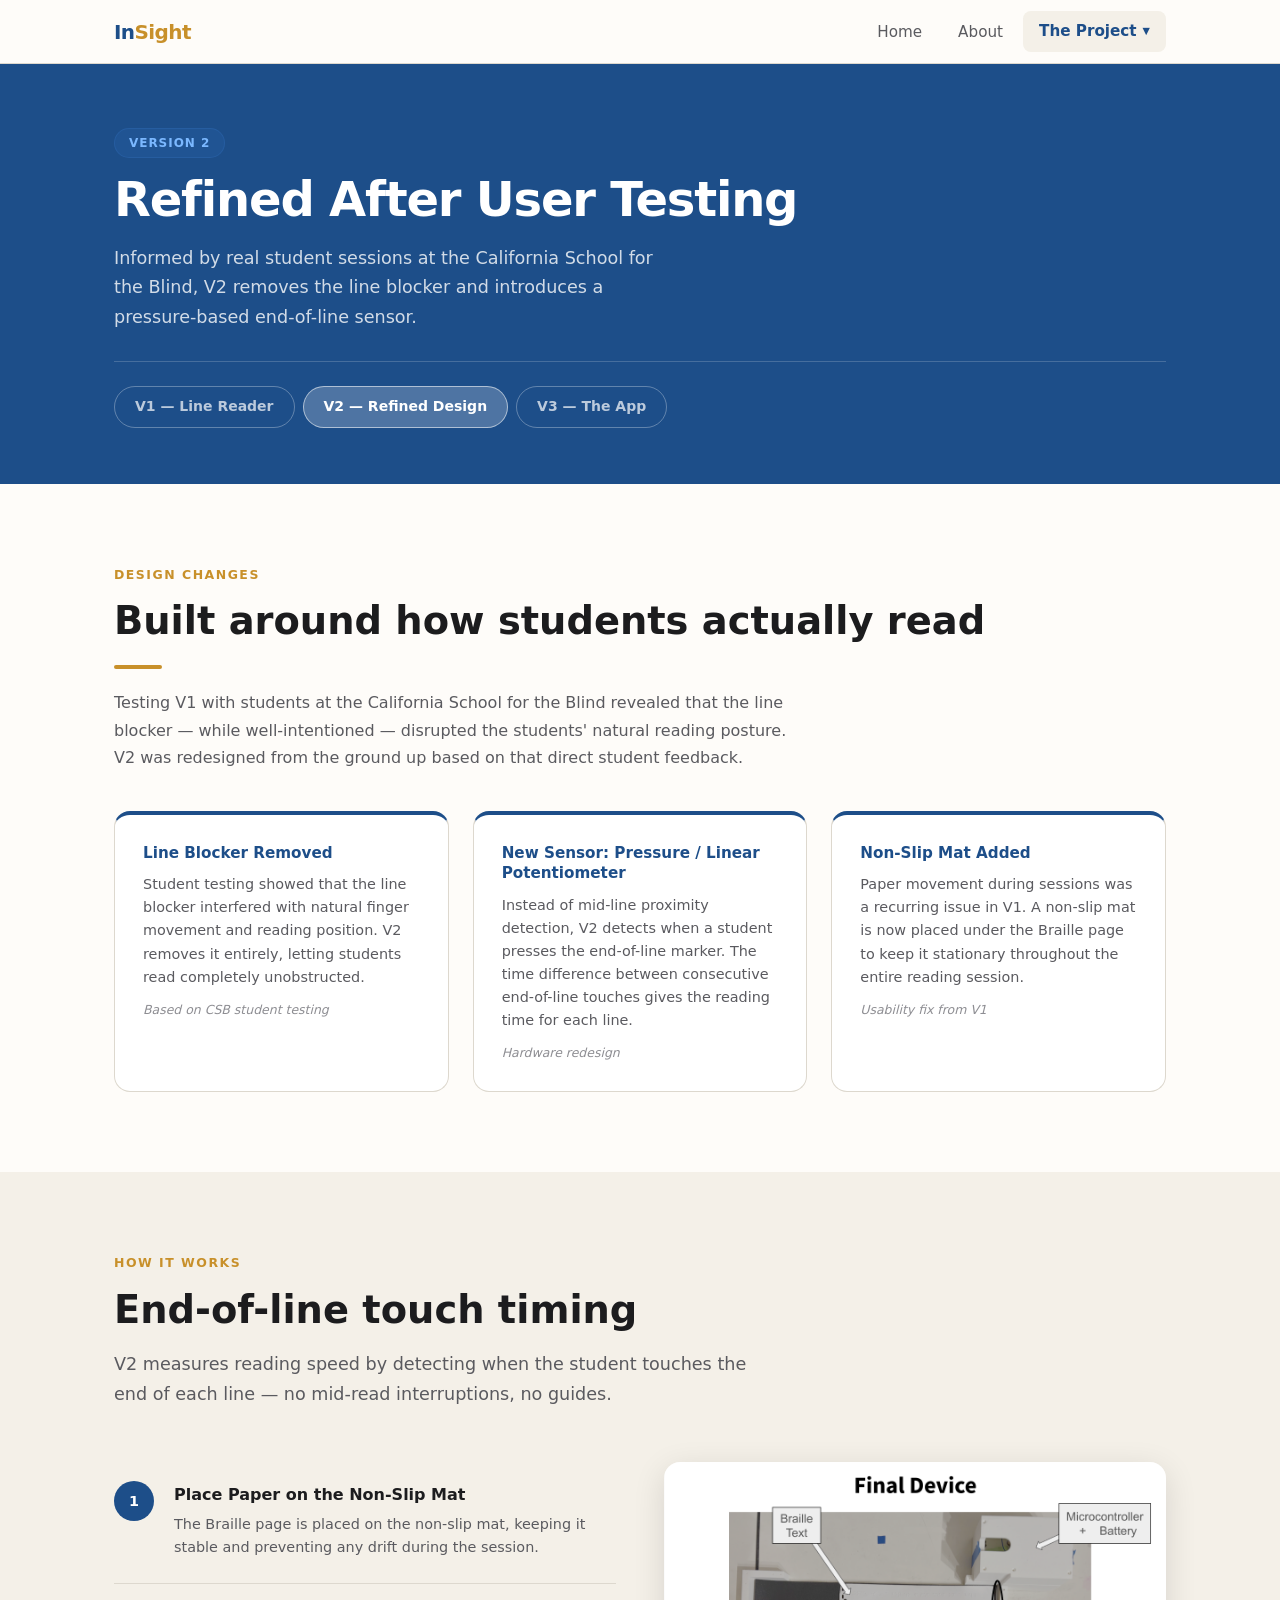
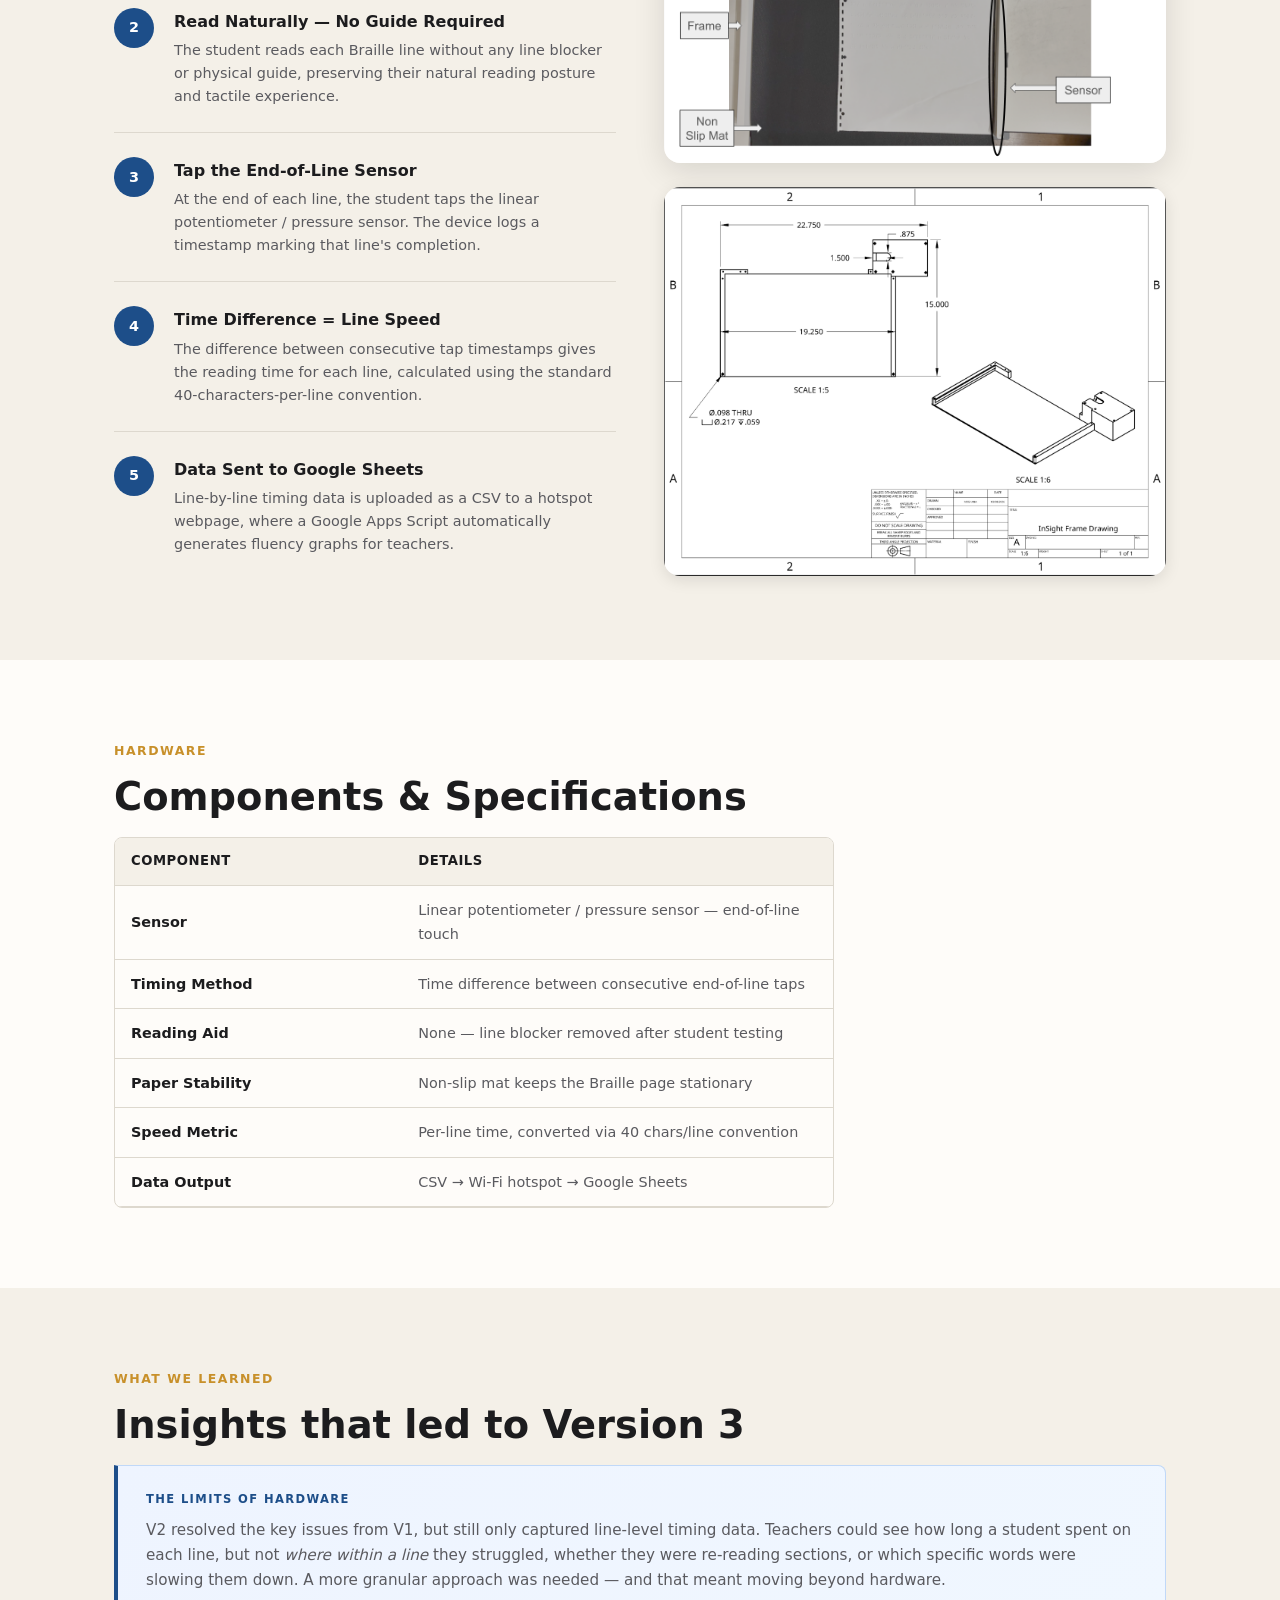
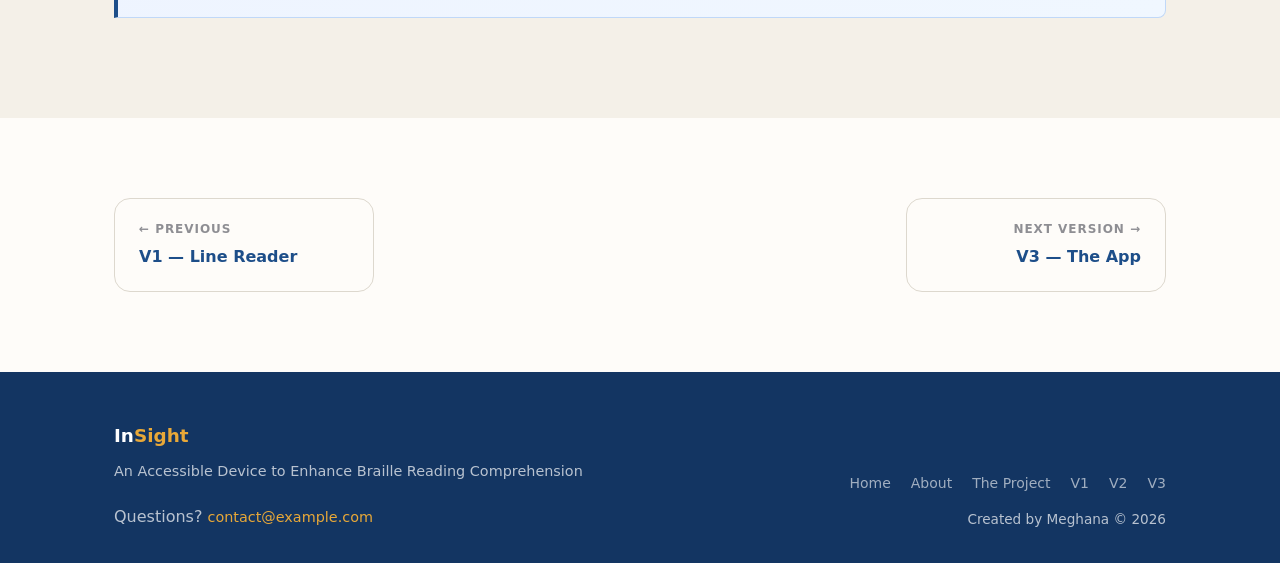
<file: v2.html>
<!DOCTYPE html>
<html lang="en">
<head>
  <meta charset="UTF-8" />
  <meta name="viewport" content="width=device-width, initial-scale=1.0" />
  <title>Version 2: InSight</title>
  <meta name="description" content="InSight V2 — refined after testing at the California School for the Blind. Removes the line blocker and uses a pressure sensor for end-of-line detection." />
  <link rel="stylesheet" href="styles.css" />
  <style>
    .reveal {
      opacity: 0;
      transform: translateY(24px);
      transition: opacity 0.55s ease, transform 0.55s ease;
    }
    .reveal.visible {
      opacity: 1;
      transform: none;
    }
    .anchor {
      scroll-margin-top: calc(var(--nav-height) + 16px);
    }
  </style>
</head>
<body>

  <!-- ── Navbar ──────────────────────────────────────── -->
  <nav class="navbar" role="navigation" aria-label="Main navigation">
    <div class="navbar__inner">
      <a href="index.html" class="navbar__logo">In<span>Sight</span></a>
      <ul class="navbar__links" role="list">
        <li><a href="index.html">Home</a></li>
        <li><a href="about.html">About</a></li>
        <li class="nav-dropdown">
          <a href="project.html" class="nav-dropdown__toggle">The Project <span class="nav-dropdown__arrow">&#9660;</span></a>
          <ul class="nav-dropdown__menu" role="list">
            <li><a href="project.html">Overview</a></li>
            <li><a href="v1.html">Version 1</a></li>
            <li><a href="v2.html">Version 2</a></li>
            <li><a href="v3.html">Version 3</a></li>
          </ul>
        </li>
      </ul>
      <button class="navbar__toggle" aria-label="Toggle menu" aria-expanded="false">
        <span></span><span></span><span></span>
      </button>
    </div>
  </nav>

  <!-- ── Page Hero ───────────────────────────────────── -->
  <header class="page-hero">
    <div class="container">
      <div class="version-badge version-badge--v2">Version 2</div>
      <h1 class="page-hero__title">Refined After User Testing</h1>
      <p class="page-hero__subtitle">
        Informed by real student sessions at the California School for the Blind,
        V2 removes the line blocker and introduces a pressure-based end-of-line sensor.
      </p>
      <nav class="version-nav" aria-label="Version navigation">
        <a href="v1.html" class="version-nav__item">V1 — Line Reader</a>
        <span class="version-nav__item active">V2 — Refined Design</span>
        <a href="v3.html" class="version-nav__item">V3 — The App</a>
      </nav>
    </div>
  </header>

  <!-- ── What Changed ────────────────────────────────── -->
  <section class="section">
    <div class="container">
      <p class="section-label">Design Changes</p>
      <h2 class="section-title">Built around how students actually read</h2>
      <div class="divider"></div>
      <p style="color:var(--color-text-secondary); max-width:680px; margin-bottom:40px;">
        Testing V1 with students at the California School for the Blind revealed
        that the line blocker — while well-intentioned — disrupted the students'
        natural reading posture. V2 was redesigned from the ground up based on
        that direct student feedback.
      </p>

      <div class="findings-grid">
        <div class="finding reveal">
          <div class="finding__heading">Line Blocker Removed</div>
          <p class="finding__body">
            Student testing showed that the line blocker interfered with natural
            finger movement and reading position. V2 removes it entirely, letting
            students read completely unobstructed.
          </p>
          <span class="finding__cite">Based on CSB student testing</span>
        </div>
        <div class="finding reveal" style="transition-delay:0.1s;">
          <div class="finding__heading">New Sensor: Pressure / Linear Potentiometer</div>
          <p class="finding__body">
            Instead of mid-line proximity detection, V2 detects when a student
            presses the end-of-line marker. The time difference between consecutive
            end-of-line touches gives the reading time for each line.
          </p>
          <span class="finding__cite">Hardware redesign</span>
        </div>
        <div class="finding reveal" style="transition-delay:0.2s;">
          <div class="finding__heading">Non-Slip Mat Added</div>
          <p class="finding__body">
            Paper movement during sessions was a recurring issue in V1. A non-slip
            mat is now placed under the Braille page to keep it stationary throughout
            the entire reading session.
          </p>
          <span class="finding__cite">Usability fix from V1</span>
        </div>
      </div>
    </div>
  </section>

  <!-- ── How It Works ────────────────────────────────── -->
  <section class="section section--alt anchor" id="how-it-works">
    <div class="container">
      <p class="section-label">How It Works</p>
      <h2 class="section-title">End-of-line touch timing</h2>
      <p class="section-subtitle">
        V2 measures reading speed by detecting when the student touches the end
        of each line — no mid-read interruptions, no guides.
      </p>

      <div class="two-col">
        <div>
          <div class="steps">
            <div class="step">
              <div class="step__number">1</div>
              <div class="step__content">
                <div class="step__title">Place Paper on the Non-Slip Mat</div>
                <div class="step__body">
                  The Braille page is placed on the non-slip mat, keeping it
                  stable and preventing any drift during the session.
                </div>
              </div>
            </div>
            <div class="step">
              <div class="step__number">2</div>
              <div class="step__content">
                <div class="step__title">Read Naturally — No Guide Required</div>
                <div class="step__body">
                  The student reads each Braille line without any line blocker or
                  physical guide, preserving their natural reading posture and
                  tactile experience.
                </div>
              </div>
            </div>
            <div class="step">
              <div class="step__number">3</div>
              <div class="step__content">
                <div class="step__title">Tap the End-of-Line Sensor</div>
                <div class="step__body">
                  At the end of each line, the student taps the linear
                  potentiometer / pressure sensor. The device logs a timestamp
                  marking that line's completion.
                </div>
              </div>
            </div>
            <div class="step">
              <div class="step__number">4</div>
              <div class="step__content">
                <div class="step__title">Time Difference = Line Speed</div>
                <div class="step__body">
                  The difference between consecutive tap timestamps gives the
                  reading time for each line, calculated using the standard
                  40-characters-per-line convention.
                </div>
              </div>
            </div>
            <div class="step">
              <div class="step__number">5</div>
              <div class="step__content">
                <div class="step__title">Data Sent to Google Sheets</div>
                <div class="step__body">
                  Line-by-line timing data is uploaded as a CSV to a hotspot
                  webpage, where a Google Apps Script automatically generates
                  fluency graphs for teachers.
                </div>
              </div>
            </div>
          </div>
        </div>

        <div class="reveal" style="display:flex; flex-direction:column; gap:24px;">
          <img
            src="assets/device2_photo.png"
            alt="Version 2 device photo"
            style="border-radius:var(--radius-lg); box-shadow:var(--shadow-lg); width:100%;"
          />
          <img
            src="assets/InSight_Drawing2.png"
            alt="Version 2 design drawing"
            style="border-radius:var(--radius-lg); box-shadow:var(--shadow-md); width:100%;"
          />
        </div>
      </div>
    </div>
  </section>

  <!-- ── Hardware Specs ───────────────────────────────── -->
  <section class="section anchor" id="hardware">
    <div class="container">
      <p class="section-label">Hardware</p>
      <h2 class="section-title">Components &amp; Specifications</h2>

      <div style="overflow-x:auto; border-radius:var(--radius-md); border:1px solid var(--color-border); max-width:720px;" class="reveal">
        <table class="spec-table">
          <thead>
            <tr><th>Component</th><th>Details</th></tr>
          </thead>
          <tbody>
            <tr><td>Sensor</td><td>Linear potentiometer / pressure sensor — end-of-line touch</td></tr>
            <tr><td>Timing Method</td><td>Time difference between consecutive end-of-line taps</td></tr>
            <tr><td>Reading Aid</td><td>None — line blocker removed after student testing</td></tr>
            <tr><td>Paper Stability</td><td>Non-slip mat keeps the Braille page stationary</td></tr>
            <tr><td>Speed Metric</td><td>Per-line time, converted via 40 chars/line convention</td></tr>
            <tr><td>Data Output</td><td>CSV &#8594; Wi-Fi hotspot &#8594; Google Sheets</td></tr>
          </tbody>
        </table>
      </div>
    </div>
  </section>

  <!-- ── Key Learnings ───────────────────────────────── -->
  <section class="section section--alt">
    <div class="container">
      <p class="section-label">What We Learned</p>
      <h2 class="section-title">Insights that led to Version 3</h2>

      <div class="insight-box reveal">
        <div class="insight-box__label">The Limits of Hardware</div>
        <p class="insight-box__body">
          V2 resolved the key issues from V1, but still only captured line-level
          timing data. Teachers could see how long a student spent on each line,
          but not <em>where within a line</em> they struggled, whether they were
          re-reading sections, or which specific words were slowing them down.
          A more granular approach was needed — and that meant moving beyond hardware.
        </p>
      </div>
    </div>
  </section>

  <!-- ── Version Pagination ──────────────────────────── -->
  <section class="section">
    <div class="container">
      <div class="version-pagination">
        <a href="v1.html" class="version-pagination__item">
          <span class="version-pagination__label">&#8592; Previous</span>
          <span class="version-pagination__title">V1 — Line Reader</span>
        </a>
        <a href="v3.html" class="version-pagination__item version-pagination__item--next">
          <span class="version-pagination__label">Next Version &#8594;</span>
          <span class="version-pagination__title">V3 — The App</span>
        </a>
      </div>
    </div>
  </section>

  <!-- ── Footer ──────────────────────────────────────── -->
  <footer class="footer">
    <div class="footer__inner">
      <div>
        <div class="footer__logo">In<span>Sight</span></div>
        <p class="footer__tagline">An Accessible Device to Enhance Braille Reading Comprehension</p>
        <p class="footer__contact">
          Questions? <a href="mailto:contact@example.com">contact@example.com</a>
        </p>
      </div>
      <div class="footer__meta">
        <nav class="footer__nav" aria-label="Footer navigation">
          <a href="index.html">Home</a>
          <a href="about.html">About</a>
          <a href="project.html">The Project</a>
          <a href="v1.html">V1</a>
          <a href="v2.html">V2</a>
          <a href="v3.html">V3</a>
        </nav>
        <p>Created by Meghana &copy; 2026</p>
      </div>
    </div>
  </footer>

  <script src="main.js"></script>
</body>
</html>
</file>
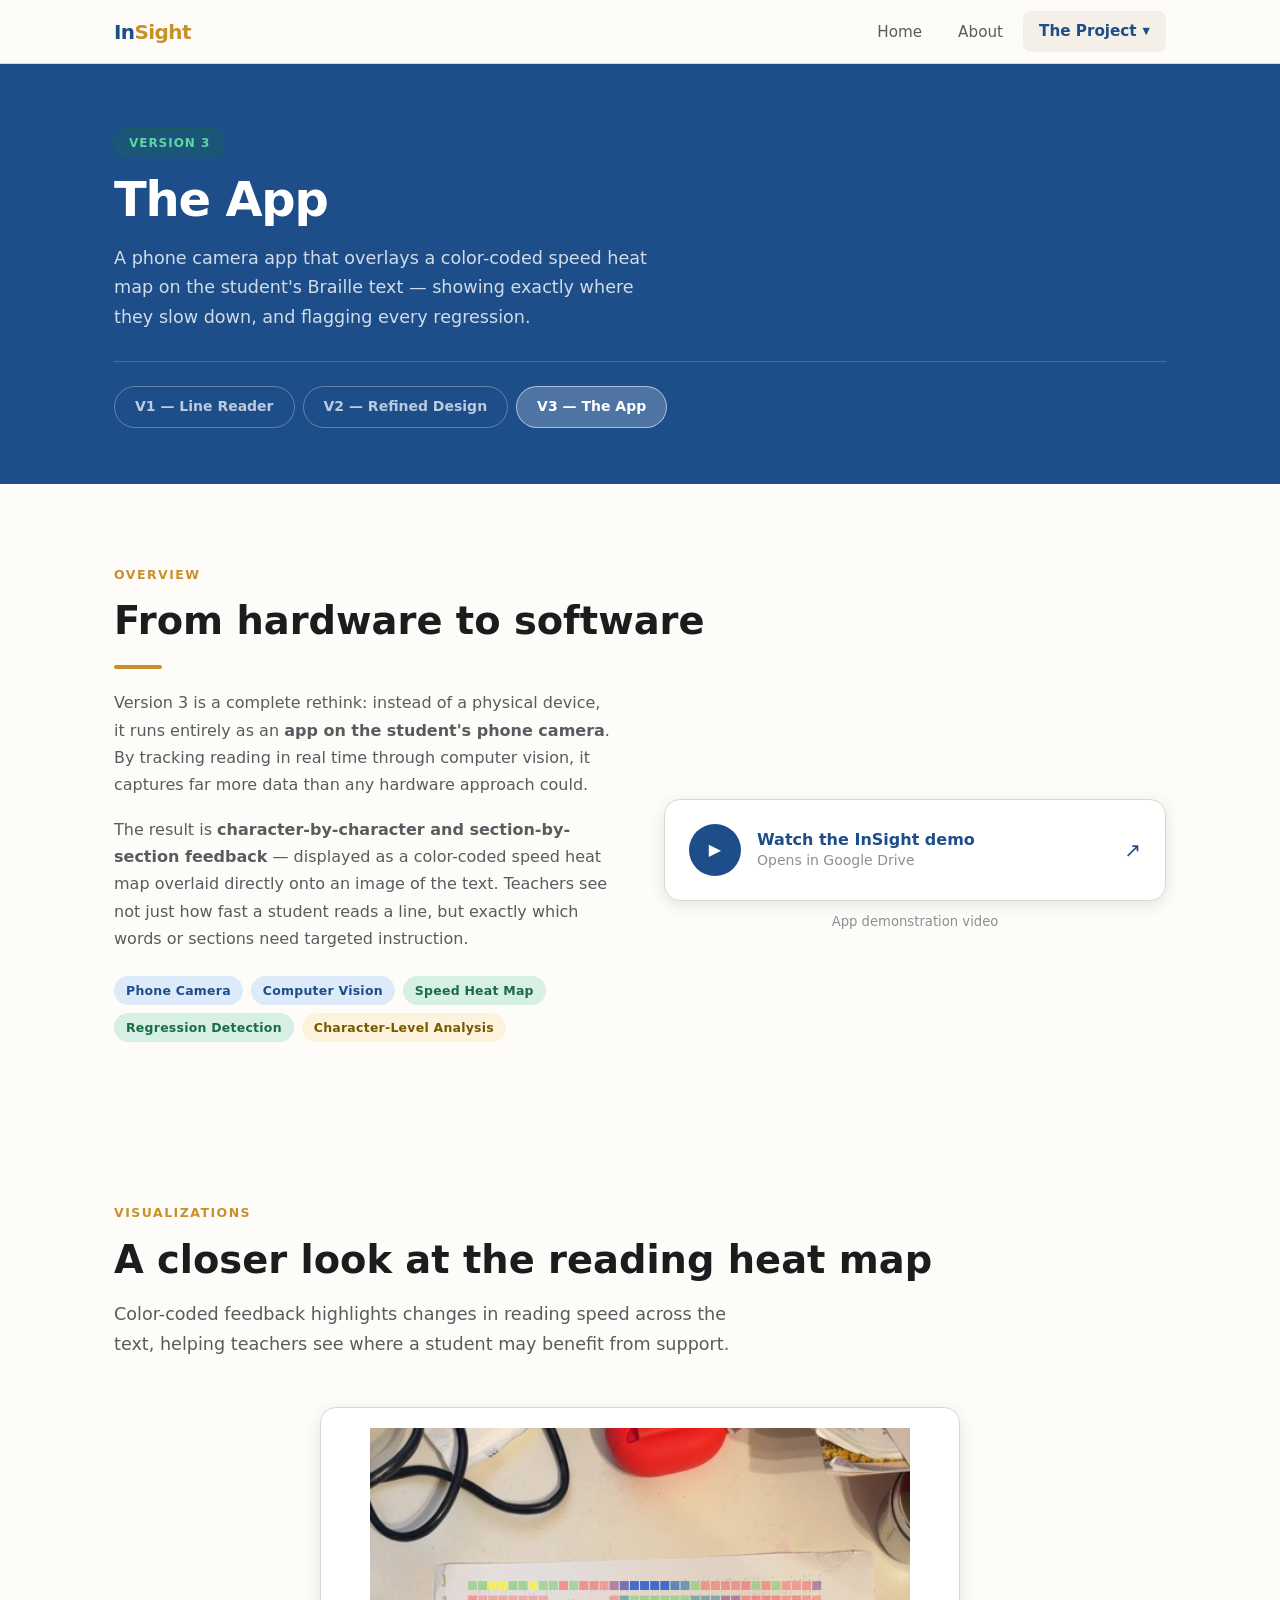
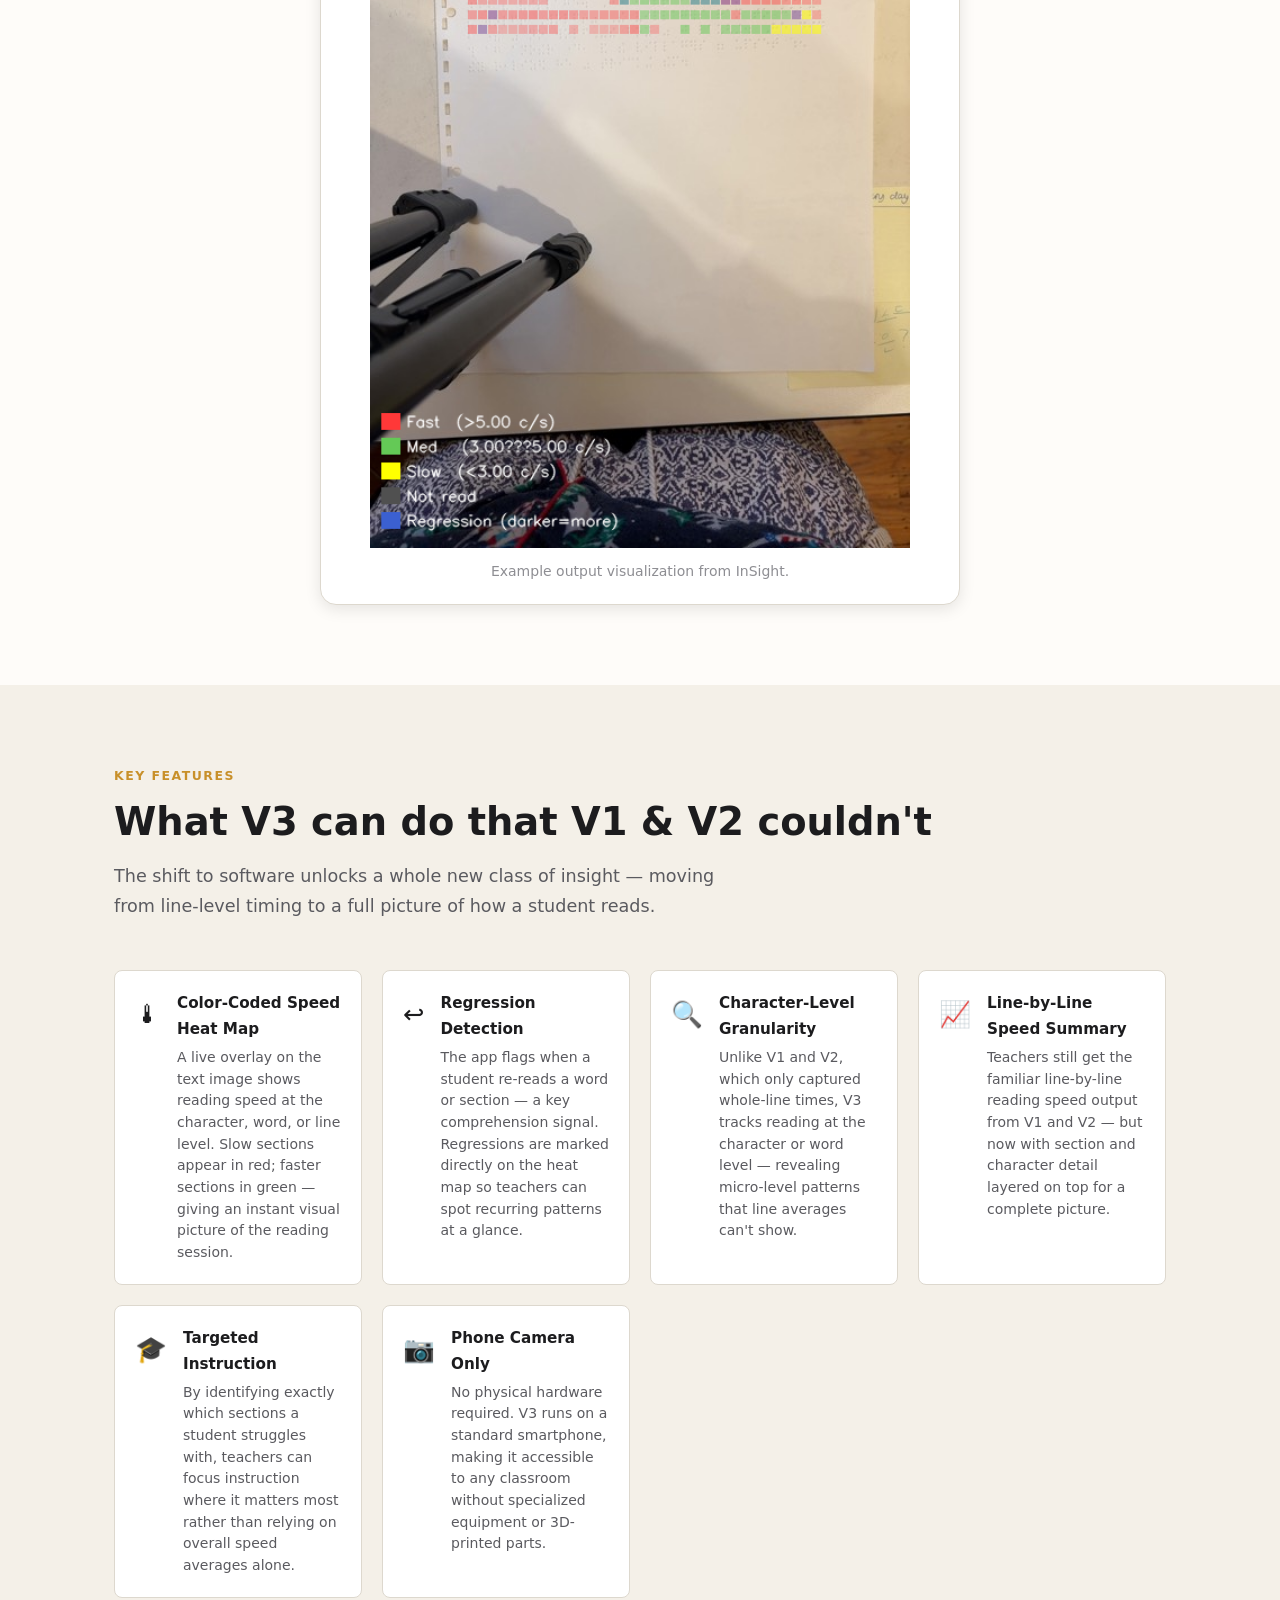
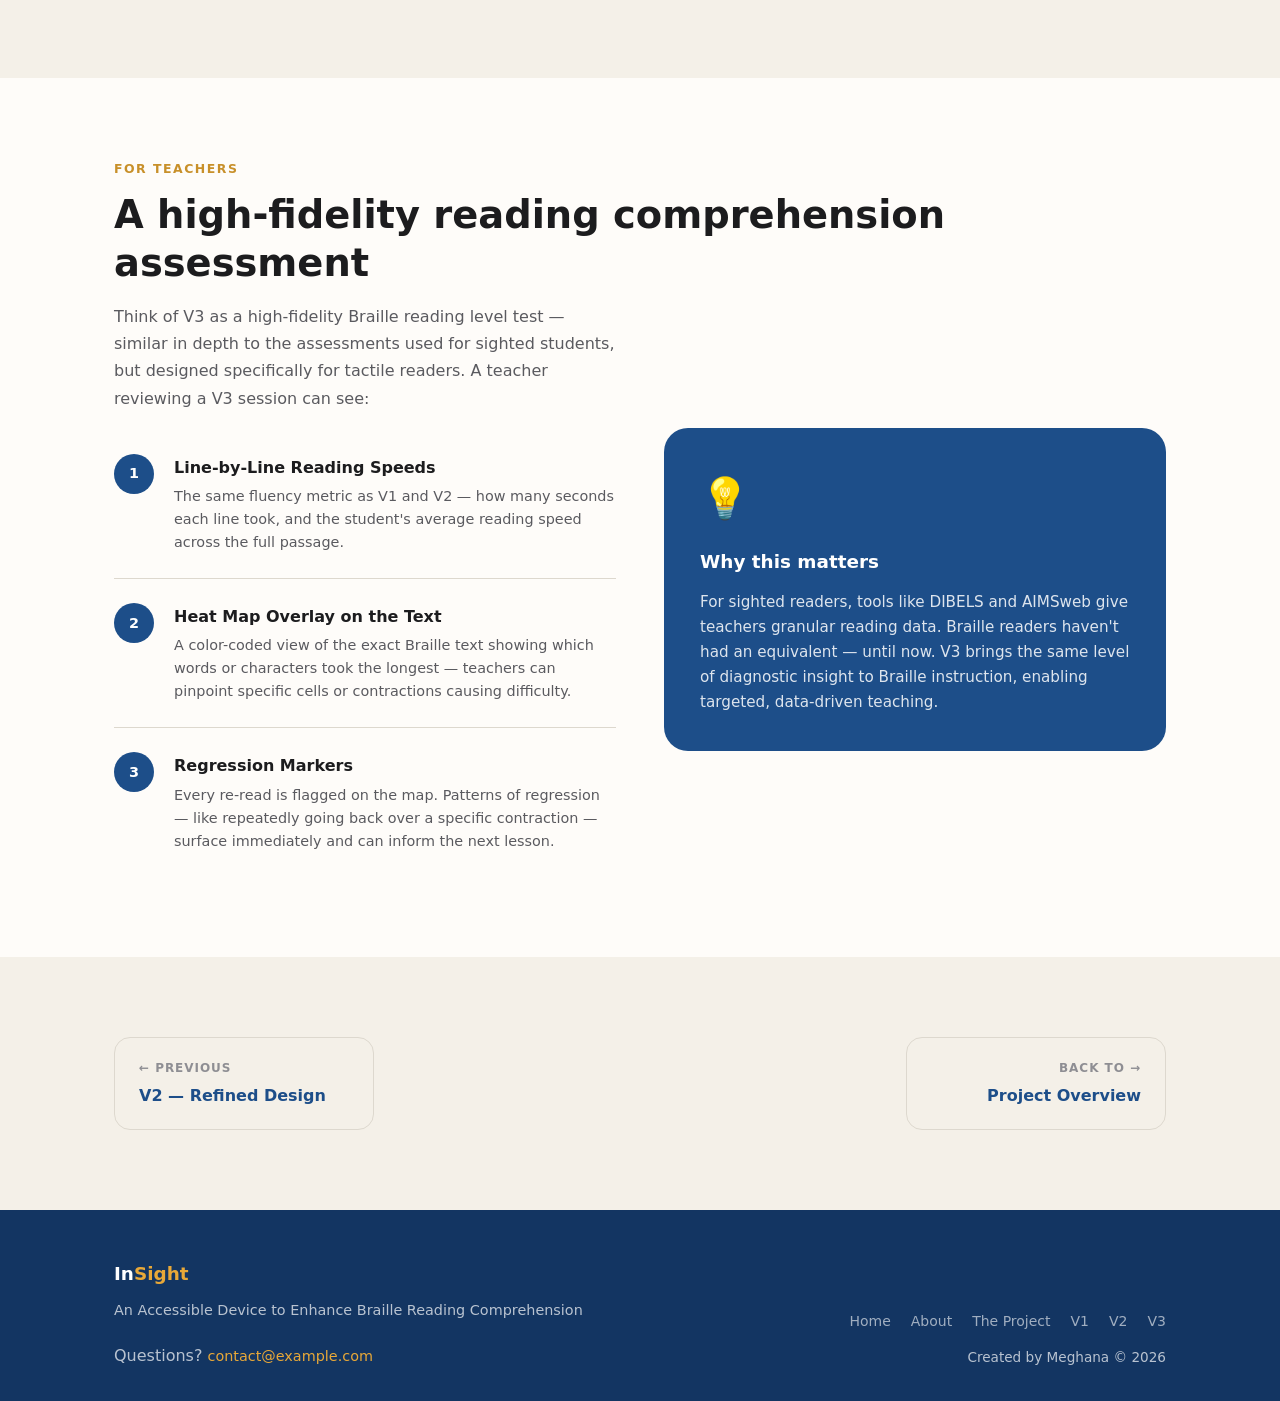
<file: v3.html>
<!DOCTYPE html>
<html lang="en">
<head>
  <meta charset="UTF-8" />
  <meta name="viewport" content="width=device-width, initial-scale=1.0" />
  <title>Version 3: InSight App</title>
  <meta name="description" content="InSight V3 — a phone camera app with a color-coded speed heat map, regression detection, and character-level Braille reading analysis." />
  <link rel="stylesheet" href="styles.css" />
  <style>
    .reveal {
      opacity: 0;
      transform: translateY(24px);
      transition: opacity 0.55s ease, transform 0.55s ease;
    }
    .reveal.visible {
      opacity: 1;
      transform: none;
    }
    .anchor {
      scroll-margin-top: calc(var(--nav-height) + 16px);
    }
  </style>
</head>
<body>

  <!-- ── Navbar ──────────────────────────────────────── -->
  <nav class="navbar" role="navigation" aria-label="Main navigation">
    <div class="navbar__inner">
      <a href="index.html" class="navbar__logo">In<span>Sight</span></a>
      <ul class="navbar__links" role="list">
        <li><a href="index.html">Home</a></li>
        <li><a href="about.html">About</a></li>
        <li class="nav-dropdown">
          <a href="project.html" class="nav-dropdown__toggle">The Project <span class="nav-dropdown__arrow">&#9660;</span></a>
          <ul class="nav-dropdown__menu" role="list">
            <li><a href="project.html">Overview</a></li>
            <li><a href="v1.html">Version 1</a></li>
            <li><a href="v2.html">Version 2</a></li>
            <li><a href="v3.html">Version 3</a></li>
          </ul>
        </li>
      </ul>
      <button class="navbar__toggle" aria-label="Toggle menu" aria-expanded="false">
        <span></span><span></span><span></span>
      </button>
    </div>
  </nav>

  <!-- ── Page Hero ───────────────────────────────────── -->
  <header class="page-hero">
    <div class="container">
      <div class="version-badge version-badge--v3">Version 3</div>
      <h1 class="page-hero__title">The App</h1>
      <p class="page-hero__subtitle">
        A phone camera app that overlays a color-coded speed heat map on the
        student's Braille text — showing exactly where they slow down, and
        flagging every regression.
      </p>
      <nav class="version-nav" aria-label="Version navigation">
        <a href="v1.html" class="version-nav__item">V1 — Line Reader</a>
        <a href="v2.html" class="version-nav__item">V2 — Refined Design</a>
        <span class="version-nav__item active">V3 — The App</span>
      </nav>
    </div>
  </header>

  <!-- ── Overview ────────────────────────────────────── -->
  <section class="section">
    <div class="container">
      <p class="section-label">Overview</p>
      <h2 class="section-title">From hardware to software</h2>
      <div class="divider"></div>

      <div class="two-col">
        <div>
          <p style="color:var(--color-text-secondary); margin-bottom:18px;">
            Version 3 is a complete rethink: instead of a physical device, it runs
            entirely as an <strong>app on the student's phone camera</strong>. By
            tracking reading in real time through computer vision, it captures
            far more data than any hardware approach could.
          </p>
          <p style="color:var(--color-text-secondary); margin-bottom:24px;">
            The result is <strong>character-by-character and section-by-section
            feedback</strong> — displayed as a color-coded speed heat map overlaid
            directly onto an image of the text. Teachers see not just how fast a
            student reads a line, but exactly which words or sections need targeted
            instruction.
          </p>
          <div class="tag-row">
            <span class="tag tag--blue">Phone Camera</span>
            <span class="tag tag--blue">Computer Vision</span>
            <span class="tag tag--green">Speed Heat Map</span>
            <span class="tag tag--green">Regression Detection</span>
            <span class="tag tag--amber">Character-Level Analysis</span>
          </div>
        </div>

        <div class="reveal">
          <a class="demo-link" href="https://drive.google.com/file/d/1QNcbxLXdFviBx31cNE5_D78pZ7jY9Tgc/view?usp=drive_link" target="_blank" rel="noopener noreferrer" aria-label="Watch the InSight app demonstration on Google Drive (opens in a new tab)">
            <span class="demo-link__play" aria-hidden="true">&#9654;</span>
            <span class="demo-link__text">
              <strong>Watch the InSight demo</strong>
              <span>Opens in Google Drive</span>
            </span>
            <span class="demo-link__external" aria-hidden="true">&#8599;</span>
          </a>
          <p style="font-size:0.825rem; color:var(--color-text-muted); margin-top:10px; text-align:center;">
            App demonstration video
          </p>
        </div>
      </div>
    </div>
  </section>

  <!-- ── Visualizations ──────────────────────────────── -->
  <section class="section anchor" id="visualizations">
    <div class="container">
      <p class="section-label">Visualizations</p>
      <h2 class="section-title">A closer look at the reading heat map</h2>
      <p class="section-subtitle">
        Color-coded feedback highlights changes in reading speed across the text,
        helping teachers see where a student may benefit from support.
      </p>
      <figure class="visualization-card reveal">
        <img src="assets/InSight_OutputVisualization.PNG" alt="Example InSight reading output with a color-coded speed heat map" />
        <figcaption>Example output visualization from InSight.</figcaption>
      </figure>
    </div>
  </section>

  <!-- ── Key Features ─────────────────────────────────── -->
  <section class="section section--alt anchor" id="features">
    <div class="container">
      <p class="section-label">Key Features</p>
      <h2 class="section-title">What V3 can do that V1 &amp; V2 couldn't</h2>
      <p class="section-subtitle">
        The shift to software unlocks a whole new class of insight — moving from
        line-level timing to a full picture of how a student reads.
      </p>

      <div class="feature-list">
        <div class="feature-item reveal">
          <div class="feature-item__icon">&#127777;</div>
          <div>
            <div class="feature-item__title">Color-Coded Speed Heat Map</div>
            <p class="feature-item__body">
              A live overlay on the text image shows reading speed at the character,
              word, or line level. Slow sections appear in red; faster sections in
              green — giving an instant visual picture of the reading session.
            </p>
          </div>
        </div>

        <div class="feature-item reveal" style="transition-delay:0.1s;">
          <div class="feature-item__icon">&#8617;</div>
          <div>
            <div class="feature-item__title">Regression Detection</div>
            <p class="feature-item__body">
              The app flags when a student re-reads a word or section — a key
              comprehension signal. Regressions are marked directly on the heat
              map so teachers can spot recurring patterns at a glance.
            </p>
          </div>
        </div>

        <div class="feature-item reveal" style="transition-delay:0.2s;">
          <div class="feature-item__icon">&#128269;</div>
          <div>
            <div class="feature-item__title">Character-Level Granularity</div>
            <p class="feature-item__body">
              Unlike V1 and V2, which only captured whole-line times, V3 tracks
              reading at the character or word level — revealing micro-level
              patterns that line averages can't show.
            </p>
          </div>
        </div>

        <div class="feature-item reveal" style="transition-delay:0.3s;">
          <div class="feature-item__icon">&#128200;</div>
          <div>
            <div class="feature-item__title">Line-by-Line Speed Summary</div>
            <p class="feature-item__body">
              Teachers still get the familiar line-by-line reading speed output
              from V1 and V2 — but now with section and character detail layered
              on top for a complete picture.
            </p>
          </div>
        </div>

        <div class="feature-item reveal" style="transition-delay:0.4s;">
          <div class="feature-item__icon">&#127891;</div>
          <div>
            <div class="feature-item__title">Targeted Instruction</div>
            <p class="feature-item__body">
              By identifying exactly which sections a student struggles with,
              teachers can focus instruction where it matters most rather than
              relying on overall speed averages alone.
            </p>
          </div>
        </div>

        <div class="feature-item reveal" style="transition-delay:0.5s;">
          <div class="feature-item__icon">&#128247;</div>
          <div>
            <div class="feature-item__title">Phone Camera Only</div>
            <p class="feature-item__body">
              No physical hardware required. V3 runs on a standard smartphone,
              making it accessible to any classroom without specialized equipment
              or 3D-printed parts.
            </p>
          </div>
        </div>
      </div>
    </div>
  </section>

  <!-- ── For Teachers ──────────────────────────────────── -->
  <section class="section anchor" id="teachers">
    <div class="container">
      <p class="section-label">For Teachers</p>
      <h2 class="section-title">A high-fidelity reading comprehension assessment</h2>

      <div class="two-col">
        <div>
          <p style="color:var(--color-text-secondary); margin-bottom:18px;">
            Think of V3 as a high-fidelity Braille reading level test — similar in
            depth to the assessments used for sighted students, but designed
            specifically for tactile readers. A teacher reviewing a V3 session can see:
          </p>

          <div class="steps">
            <div class="step">
              <div class="step__number">1</div>
              <div class="step__content">
                <div class="step__title">Line-by-Line Reading Speeds</div>
                <div class="step__body">
                  The same fluency metric as V1 and V2 — how many seconds each
                  line took, and the student's average reading speed across the
                  full passage.
                </div>
              </div>
            </div>
            <div class="step">
              <div class="step__number">2</div>
              <div class="step__content">
                <div class="step__title">Heat Map Overlay on the Text</div>
                <div class="step__body">
                  A color-coded view of the exact Braille text showing which
                  words or characters took the longest — teachers can pinpoint
                  specific cells or contractions causing difficulty.
                </div>
              </div>
            </div>
            <div class="step">
              <div class="step__number">3</div>
              <div class="step__content">
                <div class="step__title">Regression Markers</div>
                <div class="step__body">
                  Every re-read is flagged on the map. Patterns of regression —
                  like repeatedly going back over a specific contraction — surface
                  immediately and can inform the next lesson.
                </div>
              </div>
            </div>
          </div>
        </div>

        <div class="reveal">
          <div class="callout" style="text-align:left; padding:36px;">
            <div class="callout__icon" style="text-align:left; margin-bottom:14px;">&#128161;</div>
            <h3 style="font-size:1.15rem; font-weight:700; color:#fff; margin-bottom:12px;">Why this matters</h3>
            <p style="color:rgba(255,255,255,0.85); font-size:0.95rem; line-height:1.65; margin-bottom:0;">
              For sighted readers, tools like DIBELS and AIMSweb give teachers
              granular reading data. Braille readers haven't had an equivalent —
              until now. V3 brings the same level of diagnostic insight to
              Braille instruction, enabling targeted, data-driven teaching.
            </p>
          </div>
        </div>
      </div>
    </div>
  </section>

  <!-- ── Version Pagination ──────────────────────────── -->
  <section class="section section--alt">
    <div class="container">
      <div class="version-pagination">
        <a href="v2.html" class="version-pagination__item">
          <span class="version-pagination__label">&#8592; Previous</span>
          <span class="version-pagination__title">V2 — Refined Design</span>
        </a>
        <a href="project.html" class="version-pagination__item version-pagination__item--next">
          <span class="version-pagination__label">Back to &#8594;</span>
          <span class="version-pagination__title">Project Overview</span>
        </a>
      </div>
    </div>
  </section>

  <!-- ── Footer ──────────────────────────────────────── -->
  <footer class="footer">
    <div class="footer__inner">
      <div>
        <div class="footer__logo">In<span>Sight</span></div>
        <p class="footer__tagline">An Accessible Device to Enhance Braille Reading Comprehension</p>
        <p class="footer__contact">
          Questions? <a href="mailto:contact@example.com">contact@example.com</a>
        </p>
      </div>
      <div class="footer__meta">
        <nav class="footer__nav" aria-label="Footer navigation">
          <a href="index.html">Home</a>
          <a href="about.html">About</a>
          <a href="project.html">The Project</a>
          <a href="v1.html">V1</a>
          <a href="v2.html">V2</a>
          <a href="v3.html">V3</a>
        </nav>
        <p>Created by Meghana &copy; 2026</p>
      </div>
    </div>
  </footer>

  <script src="main.js"></script>
</body>
</html>
</file>
<file: styles.css>
/* ── CSS Custom Properties ─────────────────────────────── */
:root {
  --color-primary:          #1D4E89;
  --color-primary-light:    #2E6AB5;
  --color-primary-dark:     #133562;
  --color-accent:           #C8902A;
  --color-accent-light:     #E8A838;
  --color-bg:               #FEFCF9;
  --color-surface:          #F4F0E8;
  --color-surface-2:        #EDE8DE;
  --color-border:           #DDD8CE;
  --color-text:             #1C1C1E;
  --color-text-secondary:   #5A5A5F;
  --color-text-muted:       #8E8E93;
  --color-white:            #FFFFFF;
  --color-placeholder-bg:   #E8EFF7;
  --color-placeholder-border:#A8C4E0;

  --font-sans:  'Segoe UI', system-ui, -apple-system, sans-serif;
  --font-serif: Georgia, 'Times New Roman', serif;

  --radius-sm:  4px;
  --radius-md:  8px;
  --radius-lg:  16px;
  --radius-xl:  24px;

  --shadow-sm:  0 1px 3px rgba(0,0,0,0.08);
  --shadow-md:  0 4px 16px rgba(0,0,0,0.10);
  --shadow-lg:  0 8px 32px rgba(0,0,0,0.12);

  --max-width:  1100px;
  --nav-height: 64px;

  --transition: 0.2s ease;
}

/* ── Reset & Base ──────────────────────────────────────── */
*, *::before, *::after { box-sizing: border-box; margin: 0; padding: 0; }

html { scroll-behavior: smooth; font-size: 16px; }

body {
  font-family: var(--font-sans);
  background: var(--color-bg);
  color: var(--color-text);
  line-height: 1.7;
  -webkit-font-smoothing: antialiased;
}

img { max-width: 100%; height: auto; display: block; }
a  { color: var(--color-primary); text-decoration: none; }
a:hover { text-decoration: underline; }

/* ── Utility ───────────────────────────────────────────── */
.container {
  max-width: var(--max-width);
  margin: 0 auto;
  padding: 0 24px;
}

.section {
  padding: 80px 0;
}

.section--alt {
  background: var(--color-surface);
}

.section-label {
  font-size: 0.78rem;
  font-weight: 700;
  letter-spacing: 0.12em;
  text-transform: uppercase;
  color: var(--color-accent);
  margin-bottom: 12px;
}

.section-title {
  font-size: clamp(1.6rem, 3vw, 2.4rem);
  font-weight: 700;
  color: var(--color-text);
  line-height: 1.25;
  margin-bottom: 16px;
}

.section-subtitle {
  font-size: 1.1rem;
  color: var(--color-text-secondary);
  max-width: 640px;
  margin-bottom: 48px;
}

/* ── Buttons ───────────────────────────────────────────── */
.btn {
  display: inline-flex;
  align-items: center;
  gap: 8px;
  padding: 13px 28px;
  border-radius: var(--radius-md);
  font-weight: 600;
  font-size: 1rem;
  cursor: pointer;
  border: 2px solid transparent;
  transition: all var(--transition);
  text-decoration: none;
}

.btn:hover { text-decoration: none; }

.btn-primary {
  background: var(--color-primary);
  color: var(--color-white);
}
.btn-primary:hover {
  background: var(--color-primary-light);
  transform: translateY(-1px);
  box-shadow: var(--shadow-md);
}

.btn-outline {
  background: transparent;
  color: var(--color-primary);
  border-color: var(--color-primary);
}
.btn-outline:hover {
  background: var(--color-primary);
  color: var(--color-white);
  transform: translateY(-1px);
}

.btn-accent {
  background: var(--color-accent);
  color: var(--color-white);
}
.btn-accent:hover {
  background: var(--color-accent-light);
  transform: translateY(-1px);
  box-shadow: var(--shadow-md);
}

/* ── Navbar ────────────────────────────────────────────── */
.navbar {
  position: sticky;
  top: 0;
  z-index: 100;
  height: var(--nav-height);
  background: rgba(254, 252, 249, 0.95);
  backdrop-filter: blur(12px);
  border-bottom: 1px solid var(--color-border);
  display: flex;
  align-items: center;
}

.navbar__inner {
  max-width: var(--max-width);
  margin: 0 auto;
  padding: 0 24px;
  width: 100%;
  display: flex;
  align-items: center;
  justify-content: space-between;
}

.navbar__logo {
  font-weight: 800;
  font-size: 1.25rem;
  color: var(--color-primary);
  letter-spacing: -0.03em;
  text-decoration: none;
}
.navbar__logo span {
  color: var(--color-accent);
}
.navbar__logo:hover { text-decoration: none; }

.navbar__links {
  display: flex;
  align-items: center;
  gap: 4px;
  list-style: none;
}

.navbar__links a {
  padding: 8px 16px;
  border-radius: var(--radius-md);
  font-weight: 500;
  color: var(--color-text-secondary);
  transition: all var(--transition);
  font-size: 0.95rem;
  text-decoration: none;
}

.navbar__links a:hover {
  color: var(--color-primary);
  background: var(--color-surface);
  text-decoration: none;
}

.navbar__links a.active {
  color: var(--color-primary);
  background: var(--color-surface);
  font-weight: 600;
}

.navbar__toggle {
  display: none;
  flex-direction: column;
  gap: 5px;
  cursor: pointer;
  background: none;
  border: none;
  padding: 8px;
  border-radius: var(--radius-sm);
}

.navbar__toggle span {
  display: block;
  width: 22px;
  height: 2px;
  background: var(--color-text);
  border-radius: 2px;
  transition: all var(--transition);
}

/* ── Footer ────────────────────────────────────────────── */
.footer {
  background: var(--color-primary-dark);
  color: rgba(255,255,255,0.7);
  padding: 48px 0 32px;
  margin-top: auto;
}

.footer__inner {
  max-width: var(--max-width);
  margin: 0 auto;
  padding: 0 24px;
  display: grid;
  grid-template-columns: 1fr auto;
  gap: 32px;
  align-items: end;
}

.footer__logo {
  font-weight: 800;
  font-size: 1.15rem;
  color: var(--color-white);
  margin-bottom: 8px;
}
.footer__logo span { color: var(--color-accent-light); }

.footer__tagline {
  font-size: 0.9rem;
  margin-bottom: 20px;
}

.footer__contact a {
  color: var(--color-accent-light);
  font-size: 0.9rem;
}
.footer__contact a:hover { color: var(--color-white); }

.footer__meta {
  text-align: right;
  font-size: 0.85rem;
}

.footer__nav {
  display: flex;
  gap: 20px;
  margin-bottom: 12px;
  justify-content: flex-end;
}
.footer__nav a {
  color: rgba(255,255,255,0.6);
  font-size: 0.875rem;
  transition: color var(--transition);
}
.footer__nav a:hover { color: var(--color-white); text-decoration: none; }

/* ── Placeholder blocks ────────────────────────────────── */
.placeholder {
  background: var(--color-placeholder-bg);
  border: 2px dashed var(--color-placeholder-border);
  border-radius: var(--radius-lg);
  display: flex;
  flex-direction: column;
  align-items: center;
  justify-content: center;
  text-align: center;
  gap: 12px;
  padding: 48px 24px;
  color: var(--color-primary);
}

.placeholder--image {
  min-height: 280px;
}

.placeholder--video {
  min-height: 360px;
}

.placeholder__icon {
  font-size: 2.5rem;
  opacity: 0.5;
}

.placeholder__label {
  font-weight: 700;
  font-size: 1rem;
  color: var(--color-primary);
}

.placeholder__hint {
  font-size: 0.875rem;
  color: var(--color-text-muted);
}

/* ── Card ──────────────────────────────────────────────── */
.card {
  background: var(--color-white);
  border: 1px solid var(--color-border);
  border-radius: var(--radius-lg);
  padding: 32px;
  box-shadow: var(--shadow-sm);
  transition: box-shadow var(--transition);
}

.card:hover {
  box-shadow: var(--shadow-md);
}

.card__icon {
  font-size: 2rem;
  margin-bottom: 16px;
}

.card__title {
  font-size: 1.15rem;
  font-weight: 700;
  color: var(--color-text);
  margin-bottom: 8px;
}

.card__body {
  color: var(--color-text-secondary);
  font-size: 0.95rem;
  line-height: 1.65;
}

/* ── Stat block ────────────────────────────────────────── */
.stats-grid {
  display: grid;
  grid-template-columns: repeat(auto-fit, minmax(180px, 1fr));
  gap: 24px;
  margin-top: 48px;
}

.stat {
  text-align: center;
  padding: 32px 20px;
  background: var(--color-white);
  border-radius: var(--radius-lg);
  border: 1px solid var(--color-border);
}

.stat__number {
  font-size: 2.2rem;
  font-weight: 800;
  color: var(--color-primary);
  line-height: 1;
  margin-bottom: 8px;
}

.stat__label {
  font-size: 0.875rem;
  color: var(--color-text-secondary);
  line-height: 1.4;
}

/* ── Divider ───────────────────────────────────────────── */
.divider {
  width: 48px;
  height: 4px;
  background: var(--color-accent);
  border-radius: 2px;
  margin: 20px 0;
}

/* ── Two-column grid ───────────────────────────────────── */
.two-col {
  display: grid;
  grid-template-columns: 1fr 1fr;
  gap: 48px;
  align-items: center;
}

.two-col--reverse {
  direction: rtl;
}
.two-col--reverse > * { direction: ltr; }

/* ── Citation / Quote ──────────────────────────────────── */
.quote-block {
  border-left: 4px solid var(--color-accent);
  padding: 20px 28px;
  background: var(--color-surface);
  border-radius: 0 var(--radius-md) var(--radius-md) 0;
  margin: 32px 0;
}

.quote-block p {
  font-style: italic;
  color: var(--color-text-secondary);
  font-size: 1.05rem;
  margin-bottom: 8px;
}

.quote-block cite {
  font-size: 0.825rem;
  color: var(--color-text-muted);
  font-style: normal;
  font-weight: 600;
}

/* ── Research finding cards ────────────────────────────── */
.findings-grid {
  display: grid;
  grid-template-columns: repeat(auto-fit, minmax(240px, 1fr));
  gap: 24px;
  margin-top: 40px;
}

.finding {
  background: var(--color-white);
  border: 1px solid var(--color-border);
  border-radius: var(--radius-lg);
  padding: 28px;
  border-top: 4px solid var(--color-primary);
}

.finding__heading {
  font-weight: 700;
  font-size: 0.95rem;
  color: var(--color-primary);
  margin-bottom: 10px;
  line-height: 1.35;
}

.finding__body {
  font-size: 0.9rem;
  color: var(--color-text-secondary);
  line-height: 1.6;
}

.finding__cite {
  display: block;
  margin-top: 10px;
  font-size: 0.78rem;
  color: var(--color-text-muted);
  font-style: italic;
}

/* ── Process steps ─────────────────────────────────────── */
.steps {
  counter-reset: step;
  display: flex;
  flex-direction: column;
  gap: 0;
}

.step {
  display: flex;
  gap: 20px;
  padding: 24px 0;
  border-bottom: 1px solid var(--color-border);
}
.step:last-child { border-bottom: none; }

.step__number {
  counter-increment: step;
  flex-shrink: 0;
  width: 40px;
  height: 40px;
  border-radius: 50%;
  background: var(--color-primary);
  color: var(--color-white);
  font-weight: 700;
  font-size: 0.9rem;
  display: flex;
  align-items: center;
  justify-content: center;
}

.step__content {}
.step__title {
  font-weight: 700;
  font-size: 1rem;
  color: var(--color-text);
  margin-bottom: 4px;
}
.step__body {
  font-size: 0.9rem;
  color: var(--color-text-secondary);
  line-height: 1.6;
}

/* ── Tag / Badge ───────────────────────────────────────── */
.tag {
  display: inline-block;
  padding: 4px 12px;
  border-radius: 99px;
  font-size: 0.78rem;
  font-weight: 600;
  letter-spacing: 0.02em;
}
.tag--blue   { background: #DDEAF9; color: var(--color-primary); }
.tag--amber  { background: #FDF3DC; color: #7A5800; }
.tag--green  { background: #D6F0E6; color: #1B6B45; }

.tag-row {
  display: flex;
  flex-wrap: wrap;
  gap: 8px;
  margin-top: 16px;
}

/* ── Media grid ────────────────────────────────────────── */
.media-grid {
  display: grid;
  grid-template-columns: 1fr 1fr;
  gap: 24px;
  margin-top: 32px;
}

/* ── Hero (Home) ───────────────────────────────────────── */
.hero {
  background: linear-gradient(135deg, var(--color-primary-dark) 0%, var(--color-primary) 60%, #2E6AB5 100%);
  color: var(--color-white);
  padding: 100px 0 80px;
  position: relative;
  overflow: hidden;
}

.hero::before {
  content: '';
  position: absolute;
  inset: 0;
  background: url("data:image/svg+xml,%3Csvg width='60' height='60' viewBox='0 0 60 60' xmlns='http://www.w3.org/2000/svg'%3E%3Cg fill='none' fill-rule='evenodd'%3E%3Cg fill='%23ffffff' fill-opacity='0.04'%3E%3Ccircle cx='10' cy='10' r='4'/%3E%3Ccircle cx='30' cy='10' r='4'/%3E%3Ccircle cx='50' cy='10' r='4'/%3E%3Ccircle cx='10' cy='30' r='4'/%3E%3Ccircle cx='30' cy='30' r='4'/%3E%3Ccircle cx='50' cy='30' r='4'/%3E%3Ccircle cx='10' cy='50' r='4'/%3E%3Ccircle cx='30' cy='50' r='4'/%3E%3Ccircle cx='50' cy='50' r='4'/%3E%3C/g%3E%3C/g%3E%3C/svg%3E");
}

.hero__inner {
  position: relative;
  max-width: var(--max-width);
  margin: 0 auto;
  padding: 0 24px;
}

.hero__eyebrow {
  font-size: 0.8rem;
  font-weight: 700;
  letter-spacing: 0.15em;
  text-transform: uppercase;
  color: var(--color-accent-light);
  margin-bottom: 20px;
}

.hero__title {
  font-size: clamp(2.5rem, 6vw, 4.5rem);
  font-weight: 800;
  line-height: 1.1;
  letter-spacing: -0.03em;
  margin-bottom: 24px;
  max-width: 720px;
}

.hero__title em {
  font-style: normal;
  color: var(--color-accent-light);
}

.hero__description {
  font-size: 1.2rem;
  line-height: 1.65;
  color: rgba(255,255,255,0.85);
  max-width: 600px;
  margin-bottom: 40px;
}

.hero__actions {
  display: flex;
  gap: 16px;
  flex-wrap: wrap;
}

.hero__scroll {
  margin-top: 64px;
  display: flex;
  align-items: center;
  gap: 10px;
  color: rgba(255,255,255,0.5);
  font-size: 0.825rem;
}

.hero__scroll-line {
  width: 32px;
  height: 1px;
  background: rgba(255,255,255,0.3);
}

/* ── Page hero (inner pages) ───────────────────────────── */
.page-hero {
  background: var(--color-primary);
  color: var(--color-white);
  padding: 64px 0 56px;
}

.page-hero__label {
  font-size: 0.78rem;
  font-weight: 700;
  letter-spacing: 0.15em;
  text-transform: uppercase;
  color: var(--color-accent-light);
  margin-bottom: 12px;
}

.page-hero__title {
  font-size: clamp(1.8rem, 4vw, 3rem);
  font-weight: 800;
  letter-spacing: -0.025em;
  line-height: 1.15;
  margin-bottom: 16px;
}

.page-hero__subtitle {
  font-size: 1.1rem;
  color: rgba(255,255,255,0.8);
  max-width: 560px;
}

/* ── Intro section (Home) ──────────────────────────────── */
.intro-grid {
  display: grid;
  grid-template-columns: repeat(auto-fit, minmax(260px, 1fr));
  gap: 24px;
  margin-top: 48px;
}

/* ── Conclusion callout ─────────────────────────────────── */
.callout {
  background: var(--color-primary);
  color: var(--color-white);
  border-radius: var(--radius-xl);
  padding: 48px;
  text-align: center;
}

.callout__icon { font-size: 2.5rem; margin-bottom: 16px; }
.callout__title {
  font-size: 1.4rem;
  font-weight: 700;
  margin-bottom: 12px;
}
.callout__body {
  font-size: 1rem;
  color: rgba(255,255,255,0.85);
  max-width: 520px;
  margin: 0 auto 28px;
}

/* ── Spec table ─────────────────────────────────────────── */
.spec-table {
  width: 100%;
  border-collapse: collapse;
  font-size: 0.9rem;
}

.spec-table th, .spec-table td {
  padding: 12px 16px;
  text-align: left;
  border-bottom: 1px solid var(--color-border);
}

.spec-table th {
  font-weight: 700;
  color: var(--color-text);
  background: var(--color-surface);
  font-size: 0.825rem;
  letter-spacing: 0.04em;
  text-transform: uppercase;
}

.spec-table td:first-child {
  font-weight: 600;
  color: var(--color-text);
  width: 40%;
}

.spec-table td:last-child {
  color: var(--color-text-secondary);
}

/* ── Animations ─────────────────────────────────────────── */
@keyframes fadeUp {
  from { opacity: 0; transform: translateY(20px); }
  to   { opacity: 1; transform: translateY(0); }
}

.fade-up {
  opacity: 0;
  animation: fadeUp 0.5s ease forwards;
}

.fade-up--delay-1 { animation-delay: 0.1s; }
.fade-up--delay-2 { animation-delay: 0.2s; }
.fade-up--delay-3 { animation-delay: 0.3s; }

/* ── Nav Dropdown ──────────────────────────────────────── */
.nav-dropdown {
  position: relative;
}

.nav-dropdown__toggle {
  display: flex !important;
  align-items: center;
  gap: 4px;
  cursor: pointer;
}

.nav-dropdown__arrow {
  font-size: 0.6rem;
  transition: transform var(--transition);
  margin-left: 2px;
  display: inline-block;
}

.nav-dropdown:hover .nav-dropdown__arrow,
.nav-dropdown.open .nav-dropdown__arrow {
  transform: rotate(180deg);
}

.nav-dropdown__menu {
  display: none;
  position: absolute;
  top: calc(100% + 8px);
  left: 50%;
  transform: translateX(-50%);
  background: var(--color-white);
  border: 1px solid var(--color-border);
  border-radius: var(--radius-md);
  box-shadow: var(--shadow-md);
  min-width: 175px;
  padding: 6px 0;
  list-style: none;
  z-index: 200;
}

.nav-dropdown__menu::before {
  content: "";
  position: absolute;
  bottom: 100%;
  left: 0;
  right: 0;
  height: 8px;
}

.nav-dropdown:hover .nav-dropdown__menu,
.nav-dropdown.open .nav-dropdown__menu {
  display: block;
}

.nav-dropdown__menu li { list-style: none; }

.navbar__links .nav-dropdown__menu a {
  padding: 10px 20px;
  border-radius: 0;
  font-size: 0.875rem;
  display: block;
  width: 100%;
}

.navbar__links .nav-dropdown__menu a:hover {
  background: var(--color-surface);
}

/* ── Version nav tabs ───────────────────────────────────── */
.version-nav {
  display: flex;
  gap: 8px;
  flex-wrap: wrap;
  margin-top: 28px;
  padding-top: 24px;
  border-top: 1px solid rgba(255,255,255,0.18);
}

.version-nav__item {
  padding: 8px 20px;
  border-radius: 99px;
  font-size: 0.875rem;
  font-weight: 600;
  border: 1px solid rgba(255,255,255,0.3);
  color: rgba(255,255,255,0.7);
  text-decoration: none;
  transition: all var(--transition);
}

.version-nav__item:hover {
  background: rgba(255,255,255,0.15);
  color: #fff;
  text-decoration: none;
}

.version-nav__item.active {
  background: rgba(255,255,255,0.22);
  color: #fff;
  border-color: rgba(255,255,255,0.55);
}

/* ── Version badge ──────────────────────────────────────── */
.version-badge {
  display: inline-flex;
  align-items: center;
  gap: 6px;
  padding: 4px 14px;
  border-radius: 99px;
  font-size: 0.75rem;
  font-weight: 700;
  letter-spacing: 0.08em;
  text-transform: uppercase;
  margin-bottom: 14px;
}

.version-badge--v1 {
  background: rgba(200,144,42,0.25);
  color: var(--color-accent-light);
  border: 1px solid rgba(200,144,42,0.4);
}

.version-badge--v2 {
  background: rgba(46,106,181,0.25);
  color: #7BB8FF;
  border: 1px solid rgba(46,106,181,0.4);
}

.version-badge--v3 {
  background: rgba(27,107,69,0.25);
  color: #5FD4A4;
  border: 1px solid rgba(27,107,69,0.4);
}

/* ── Version cards (project overview) ───────────────────── */
.version-cards {
  display: grid;
  grid-template-columns: repeat(auto-fit, minmax(300px, 1fr));
  gap: 28px;
  margin-top: 48px;
}

.version-card {
  background: var(--color-white);
  border: 1px solid var(--color-border);
  border-radius: var(--radius-lg);
  overflow: hidden;
  box-shadow: var(--shadow-sm);
  transition: box-shadow var(--transition), transform var(--transition);
}

.version-card:hover {
  box-shadow: var(--shadow-md);
  transform: translateY(-3px);
}

.version-card__num {
  font-size: 0.75rem;
  font-weight: 700;
  letter-spacing: 0.1em;
  text-transform: uppercase;
  color: var(--color-text-muted);
  margin-bottom: 6px;
}

.version-card__title {
  font-size: 1.3rem;
  font-weight: 700;
  color: var(--color-text);
  margin-bottom: 0;
}

.version-card__header {
  padding: 24px 28px 0;
}

.version-card__body {
  padding: 14px 28px 20px;
  font-size: 0.9rem;
  color: var(--color-text-secondary);
  line-height: 1.65;
}

.version-card__footer {
  padding: 0 28px 28px;
  display: flex;
  gap: 8px;
  flex-wrap: wrap;
  align-items: center;
  justify-content: space-between;
}

.version-card__img {
  width: 100%;
  height: 200px;
  object-fit: cover;
  display: block;
}

/* ── Version prev/next navigation ───────────────────────── */
.version-pagination {
  display: flex;
  justify-content: space-between;
  gap: 16px;
  margin-top: 0;
}

.version-pagination__item {
  flex: 1;
  max-width: 260px;
  display: flex;
  flex-direction: column;
  gap: 4px;
  padding: 20px 24px;
  border: 1px solid var(--color-border);
  border-radius: var(--radius-lg);
  text-decoration: none;
  transition: all var(--transition);
  color: var(--color-text);
}

.version-pagination__item:hover {
  background: var(--color-surface);
  border-color: var(--color-primary);
  box-shadow: var(--shadow-sm);
  text-decoration: none;
  color: var(--color-text);
}

.version-pagination__item--next {
  margin-left: auto;
  text-align: right;
}

.version-pagination__label {
  font-size: 0.75rem;
  font-weight: 700;
  letter-spacing: 0.08em;
  text-transform: uppercase;
  color: var(--color-text-muted);
}

.version-pagination__title {
  font-size: 1rem;
  font-weight: 700;
  color: var(--color-primary);
}

/* ── Video embed ────────────────────────────────────────── */
.video-wrapper {
  border-radius: var(--radius-lg);
  overflow: hidden;
  box-shadow: var(--shadow-lg);
  background: #000;
  width: 100%;
}

.video-wrapper video {
  width: 100%;
  display: block;
}

.demo-link {
  display: flex;
  align-items: center;
  gap: 16px;
  width: 100%;
  padding: 24px;
  border: 1px solid var(--color-border);
  border-radius: var(--radius-lg);
  background: var(--color-white);
  box-shadow: var(--shadow-md);
  color: var(--color-text);
  transition: transform var(--transition), box-shadow var(--transition);
}

.demo-link:hover {
  transform: translateY(-2px);
  box-shadow: var(--shadow-lg);
  text-decoration: none;
}

.demo-link__play {
  display: grid;
  place-items: center;
  flex: 0 0 52px;
  height: 52px;
  border-radius: 50%;
  background: var(--color-primary);
  color: var(--color-white);
}

.demo-link__text {
  display: flex;
  flex-direction: column;
  line-height: 1.4;
}

.demo-link__text strong {
  color: var(--color-primary);
}

.demo-link__text span {
  color: var(--color-text-muted);
  font-size: 0.875rem;
}

.demo-link__external {
  margin-left: auto;
  color: var(--color-primary);
  font-size: 1.25rem;
}

.visualization-card {
  max-width: 640px;
  margin: 0 auto;
  padding: 20px;
  border: 1px solid var(--color-border);
  border-radius: var(--radius-lg);
  background: var(--color-white);
  box-shadow: var(--shadow-md);
}

.visualization-card img {
  width: 100%;
  max-height: 720px;
  object-fit: contain;
  border-radius: var(--radius-md);
}

.visualization-card figcaption {
  margin-top: 12px;
  color: var(--color-text-muted);
  font-size: 0.875rem;
  text-align: center;
}

.creator-photo {
  width: 100%;
  height: 360px;
  object-fit: cover;
  border-radius: var(--radius-lg);
  box-shadow: var(--shadow-md);
}

/* ── PDF embed ──────────────────────────────────────────── */
.pdf-wrapper {
  border-radius: var(--radius-lg);
  overflow: hidden;
  box-shadow: var(--shadow-md);
  border: 1px solid var(--color-border);
}

.pdf-wrapper iframe {
  display: block;
  width: 100%;
  height: 480px;
  border: none;
}

/* ── Insight callout (key learnings) ────────────────────── */
.insight-box {
  background: linear-gradient(135deg, #EEF4FF 0%, #F0F7FF 100%);
  border: 1px solid #C0D8F8;
  border-left: 4px solid var(--color-primary);
  border-radius: 0 var(--radius-md) var(--radius-md) 0;
  padding: 24px 28px;
  margin-bottom: 20px;
}

.insight-box__label {
  font-size: 0.72rem;
  font-weight: 700;
  letter-spacing: 0.12em;
  text-transform: uppercase;
  color: var(--color-primary);
  margin-bottom: 8px;
}

.insight-box__body {
  font-size: 0.95rem;
  color: var(--color-text-secondary);
  line-height: 1.65;
}

/* ── Feature list (V3) ──────────────────────────────────── */
.feature-list {
  display: grid;
  grid-template-columns: repeat(auto-fit, minmax(240px, 1fr));
  gap: 20px;
  margin-top: 36px;
}

.feature-item {
  display: flex;
  gap: 16px;
  padding: 20px;
  background: var(--color-white);
  border: 1px solid var(--color-border);
  border-radius: var(--radius-md);
}

.feature-item__icon {
  font-size: 1.6rem;
  flex-shrink: 0;
  margin-top: 2px;
}

.feature-item__title {
  font-weight: 700;
  font-size: 0.95rem;
  color: var(--color-text);
  margin-bottom: 4px;
}

.feature-item__body {
  font-size: 0.875rem;
  color: var(--color-text-secondary);
  line-height: 1.55;
}

/* ── Design timeline (project overview) ─────────────────── */
.timeline {
  position: relative;
  padding-left: 32px;
  margin: 40px 0;
}

.timeline::before {
  content: '';
  position: absolute;
  left: 8px;
  top: 8px;
  bottom: 8px;
  width: 2px;
  background: var(--color-border);
}

.timeline__item {
  position: relative;
  margin-bottom: 36px;
}

.timeline__item:last-child { margin-bottom: 0; }

.timeline__item::before {
  content: '';
  position: absolute;
  left: -28px;
  top: 6px;
  width: 12px;
  height: 12px;
  border-radius: 50%;
  background: var(--color-primary);
  border: 2px solid var(--color-bg);
  box-shadow: 0 0 0 2px var(--color-primary);
}

.timeline__label {
  font-size: 0.72rem;
  font-weight: 700;
  letter-spacing: 0.1em;
  text-transform: uppercase;
  color: var(--color-accent);
  margin-bottom: 4px;
}

.timeline__title {
  font-size: 1.05rem;
  font-weight: 700;
  color: var(--color-text);
  margin-bottom: 6px;
}

.timeline__body {
  font-size: 0.9rem;
  color: var(--color-text-secondary);
  line-height: 1.6;
}

/* ── Responsive ─────────────────────────────────────────── */
@media (max-width: 768px) {
  .section { padding: 56px 0; }

  .navbar__links {
    display: none;
    position: absolute;
    top: var(--nav-height);
    left: 0;
    right: 0;
    flex-direction: column;
    gap: 0;
    background: var(--color-bg);
    border-bottom: 1px solid var(--color-border);
    padding: 8px 0;
    box-shadow: var(--shadow-md);
  }

  .navbar__links.open { display: flex; }

  .navbar__links a {
    border-radius: 0;
    padding: 14px 24px;
    font-size: 1rem;
    width: 100%;
  }

  .navbar__toggle { display: flex; }

  .two-col {
    grid-template-columns: 1fr;
    gap: 32px;
  }

  .two-col--reverse { direction: ltr; }

  .media-grid {
    grid-template-columns: 1fr;
  }

  .footer__inner {
    grid-template-columns: 1fr;
    gap: 24px;
  }

  .footer__meta { text-align: left; }
  .footer__nav  { justify-content: flex-start; }

  .hero { padding: 72px 0 56px; }

  .callout { padding: 36px 24px; }

  .hero__actions { flex-direction: column; align-items: flex-start; }

  .nav-dropdown__menu {
    position: static;
    transform: none;
    box-shadow: none;
    border: none;
    border-radius: 0;
    background: var(--color-surface-2);
    padding: 0;
    min-width: auto;
  }

  .navbar__links .nav-dropdown__menu a {
    padding: 12px 40px;
    font-size: 0.95rem;
  }

  .version-pagination {
    flex-direction: column;
  }

  .version-pagination__item {
    max-width: none;
  }

  .version-pagination__item--next {
    text-align: left;
    margin-left: 0;
  }

  .version-cards {
    grid-template-columns: 1fr;
  }
}

@media (max-width: 480px) {
  .container { padding: 0 16px; }
  .hero__inner { padding: 0 16px; }
  .page-hero { padding: 48px 0 40px; }
}
</file>
